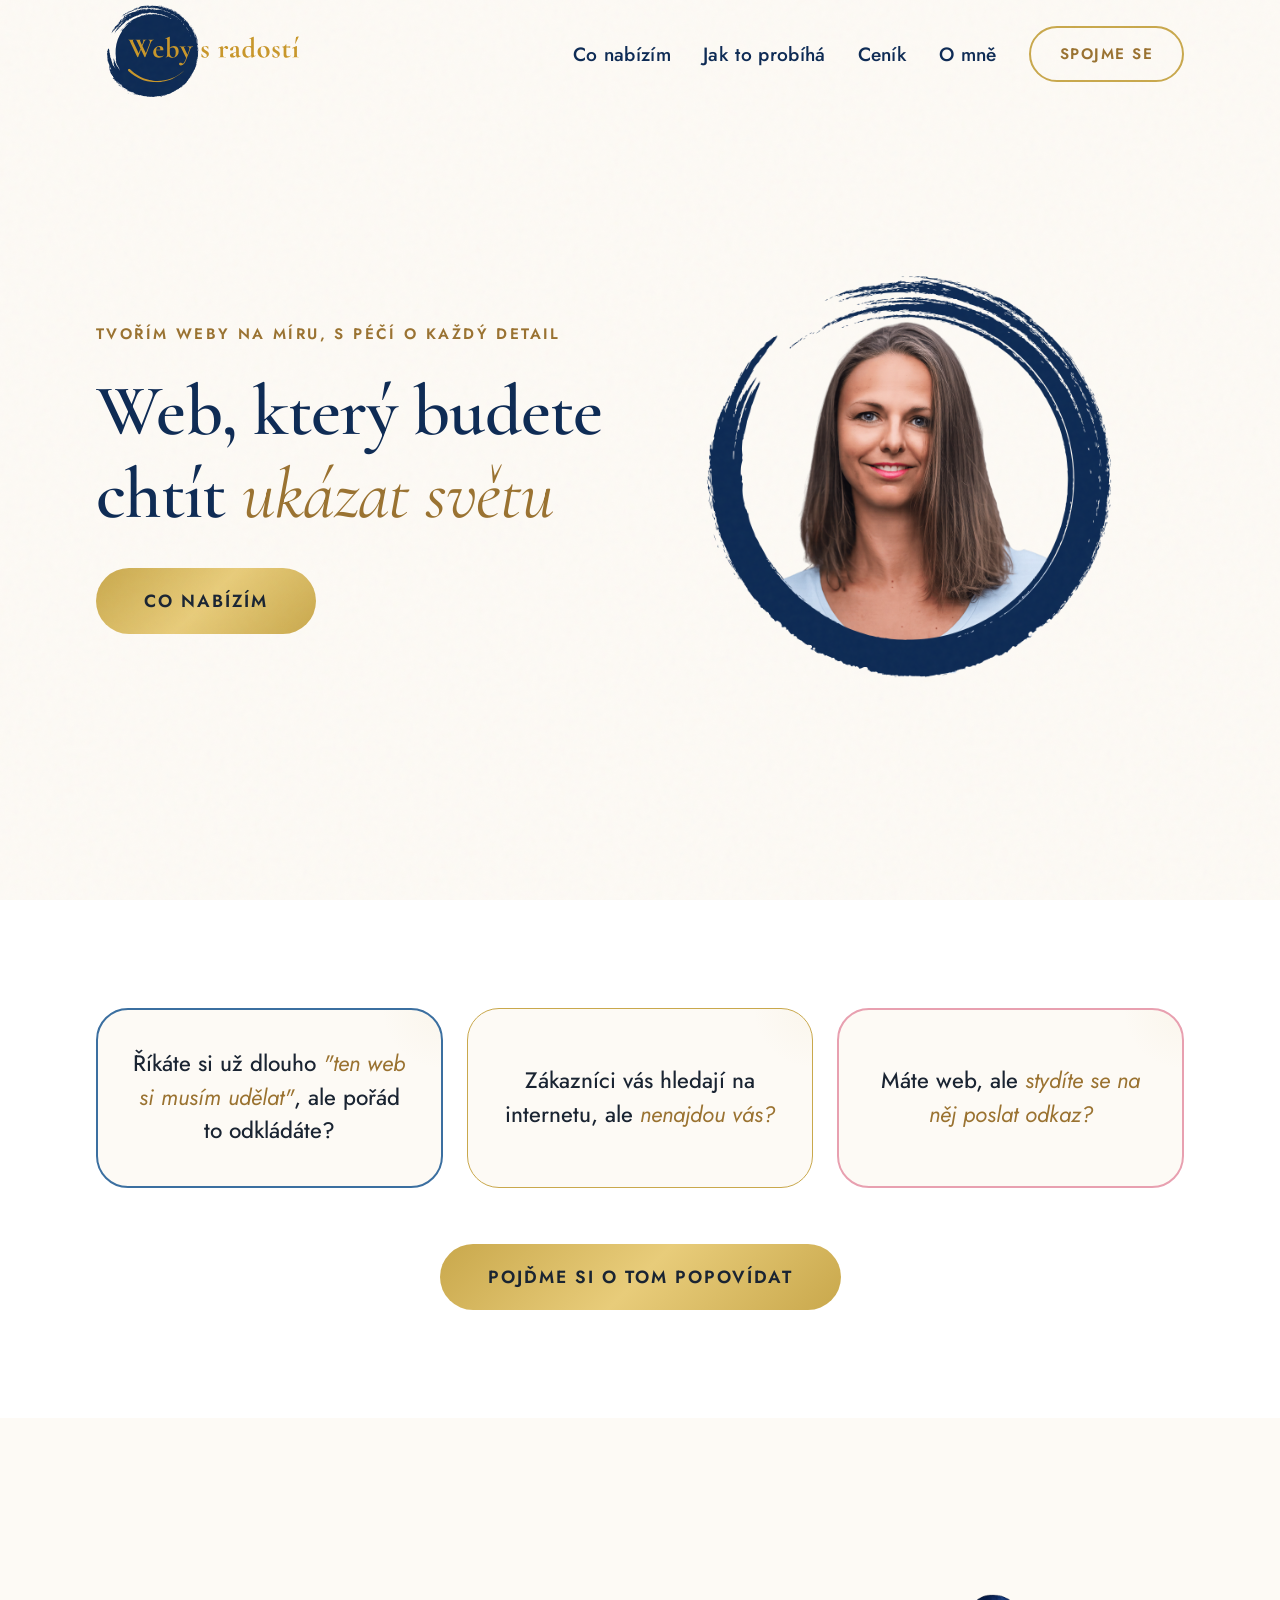
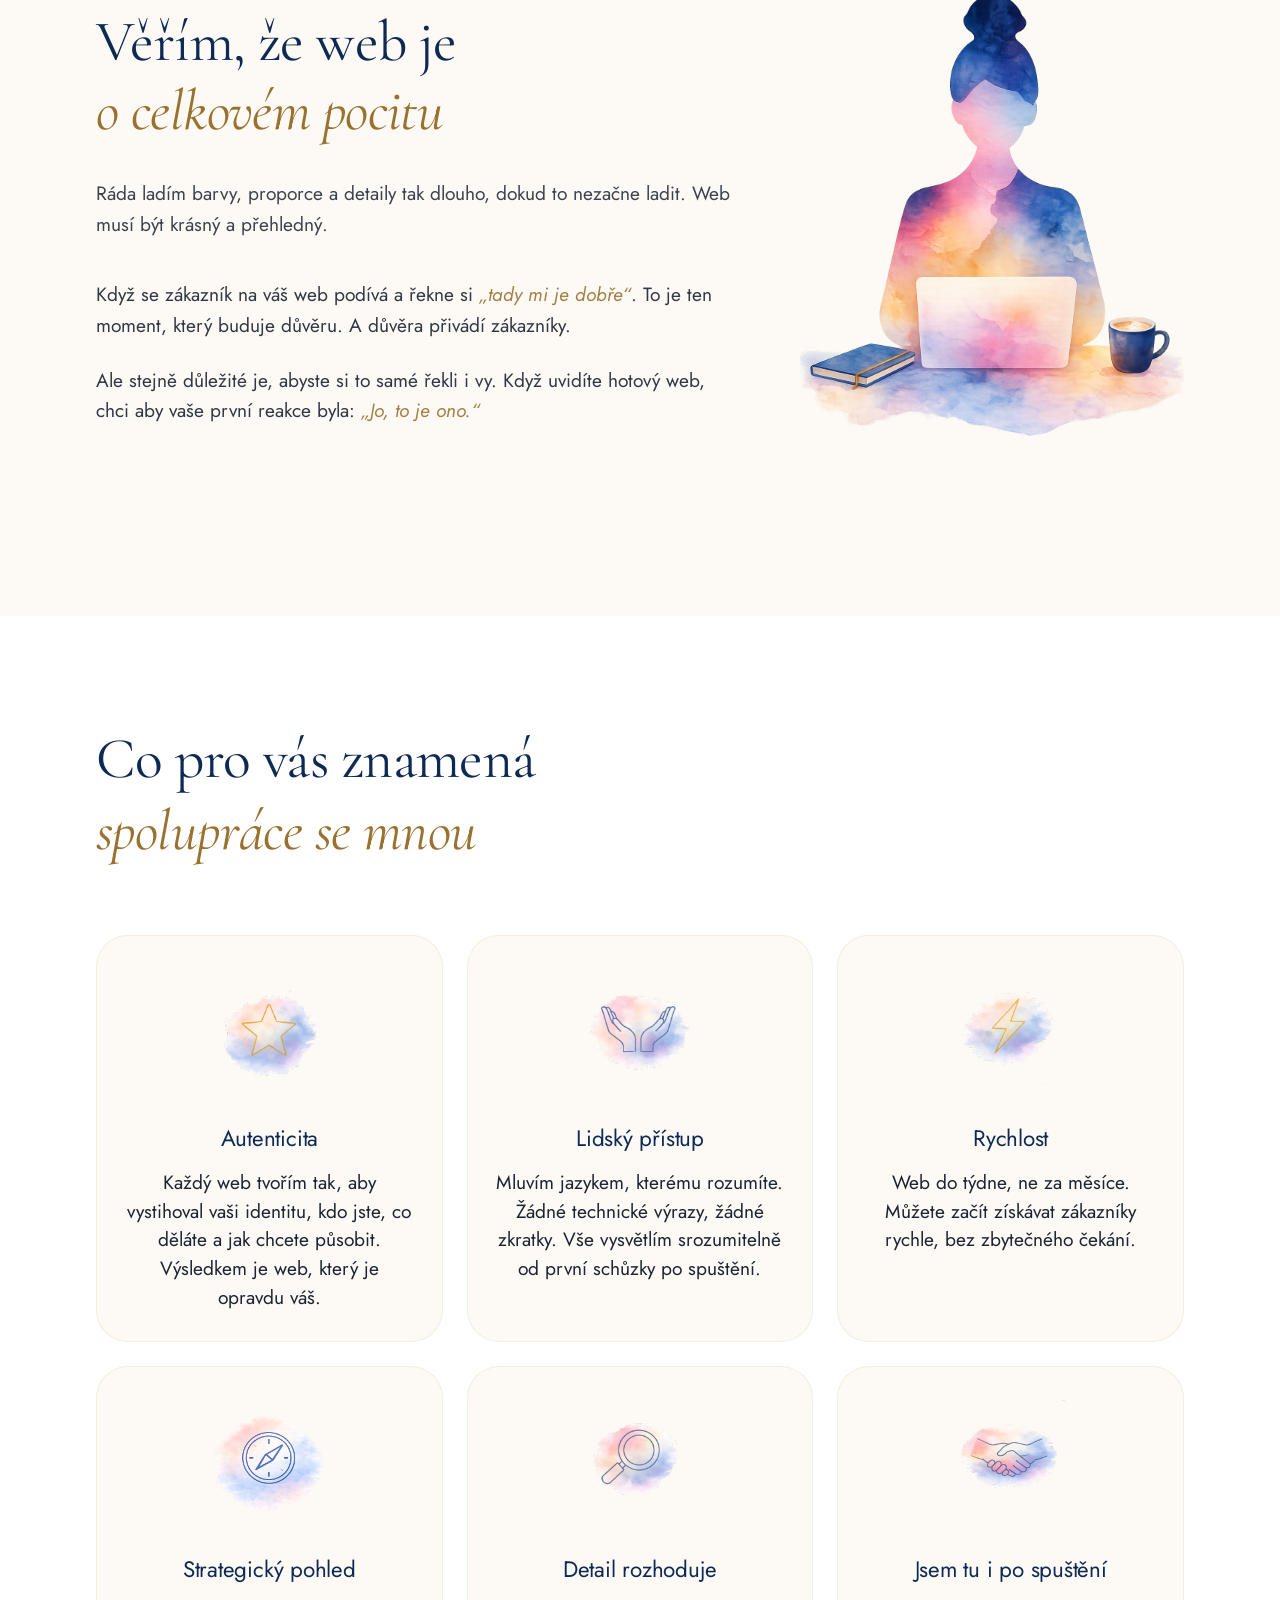
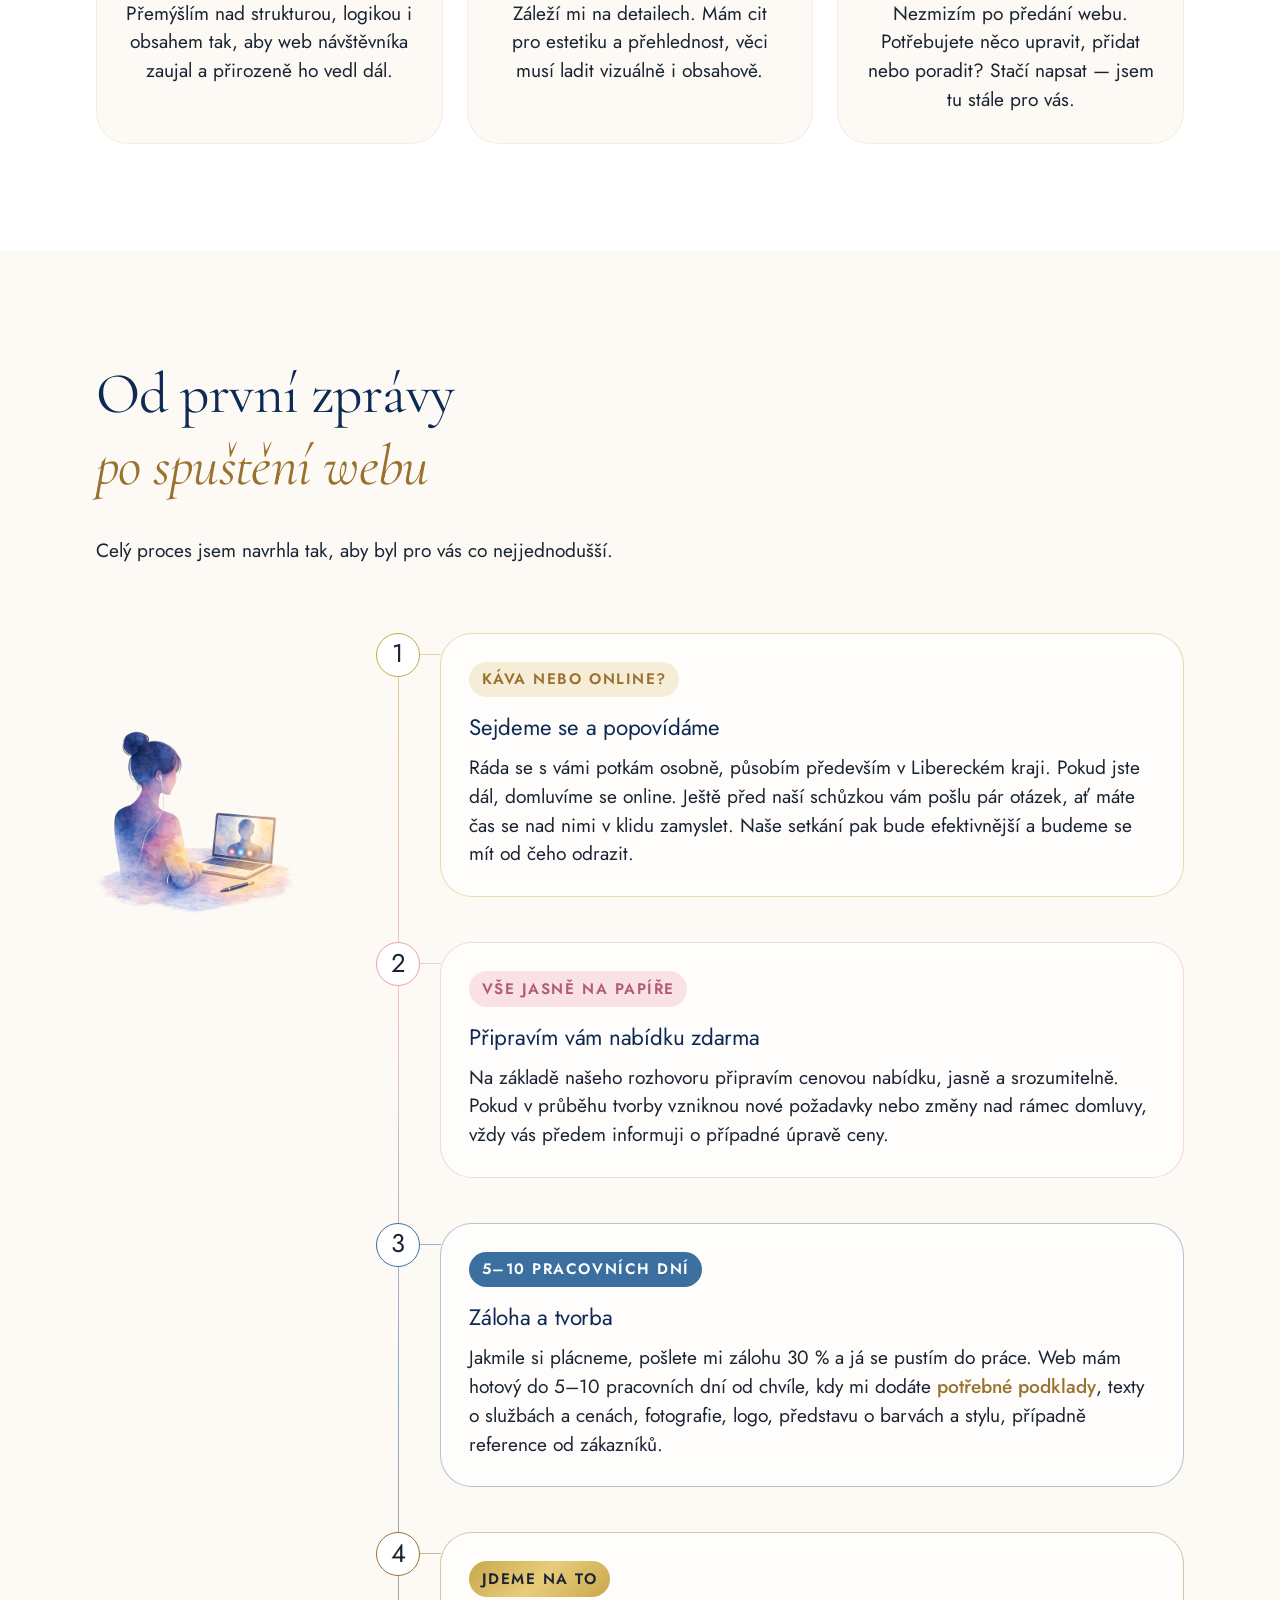
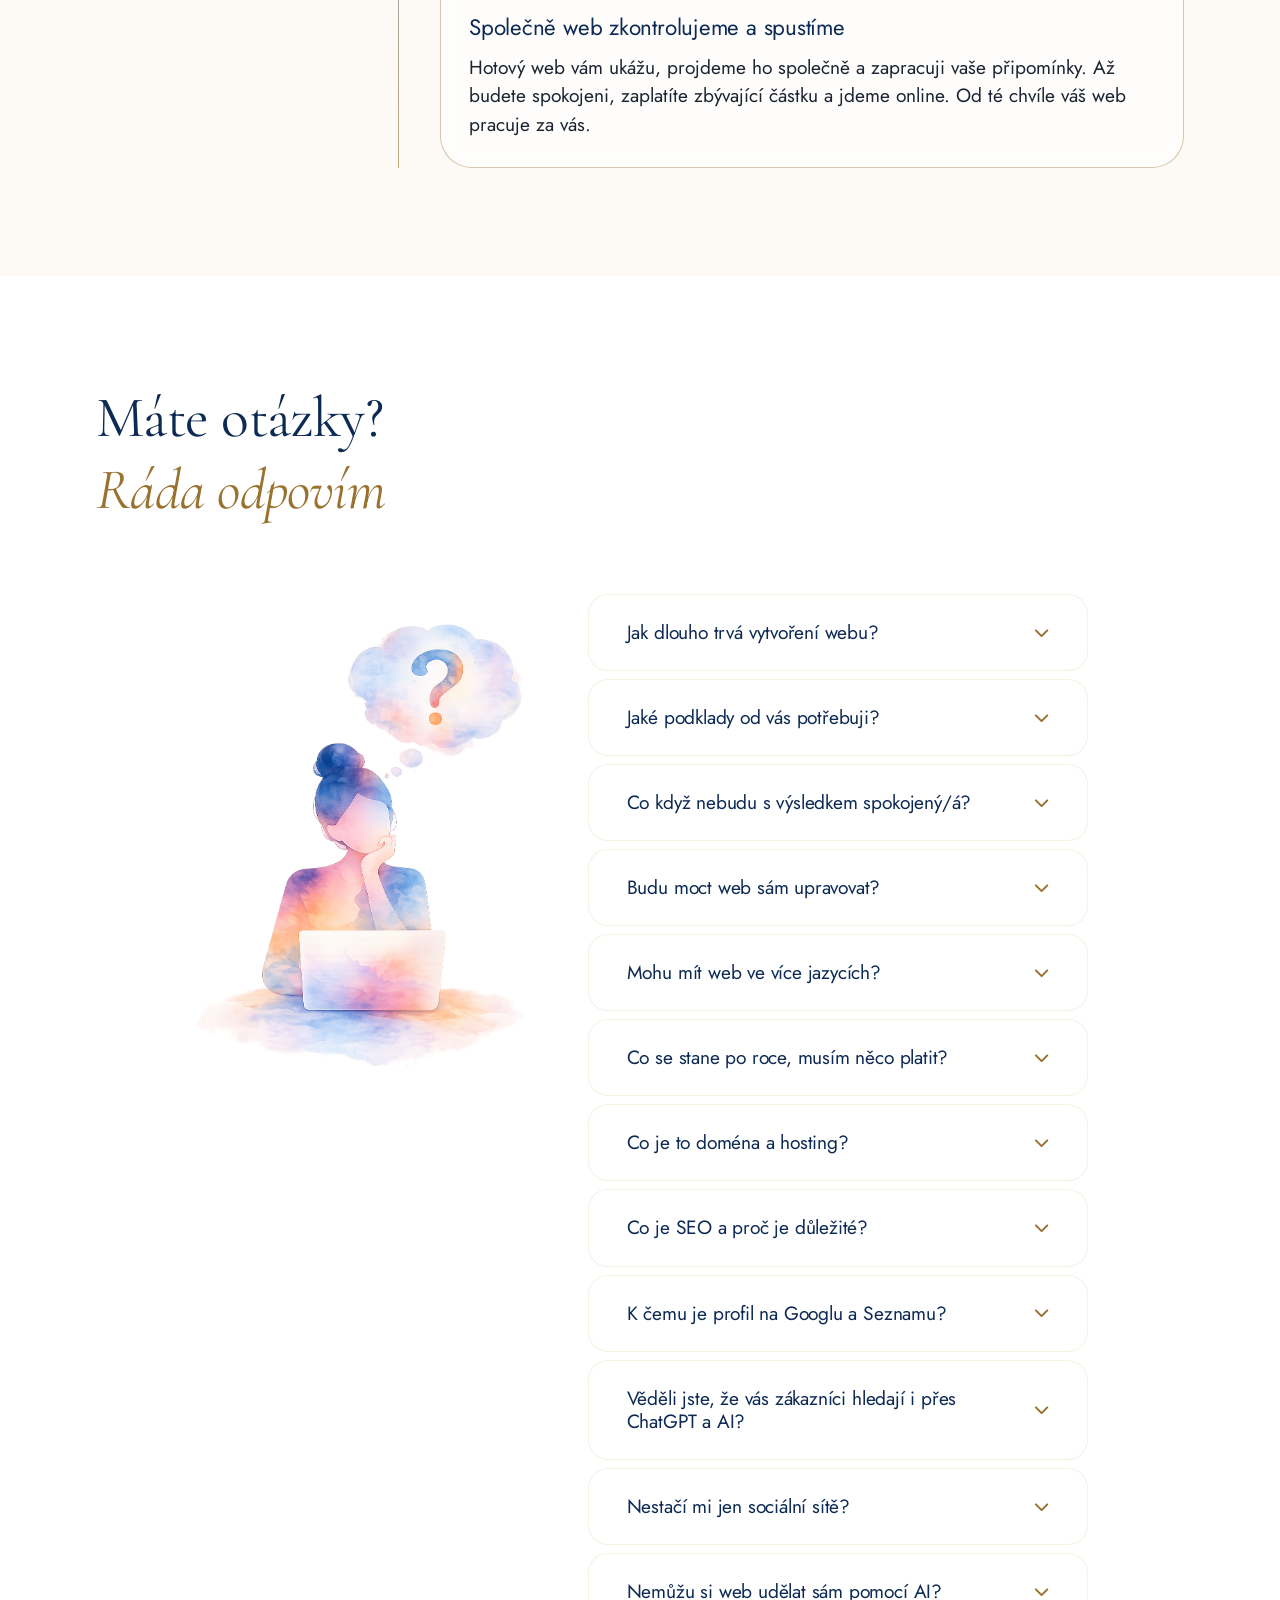
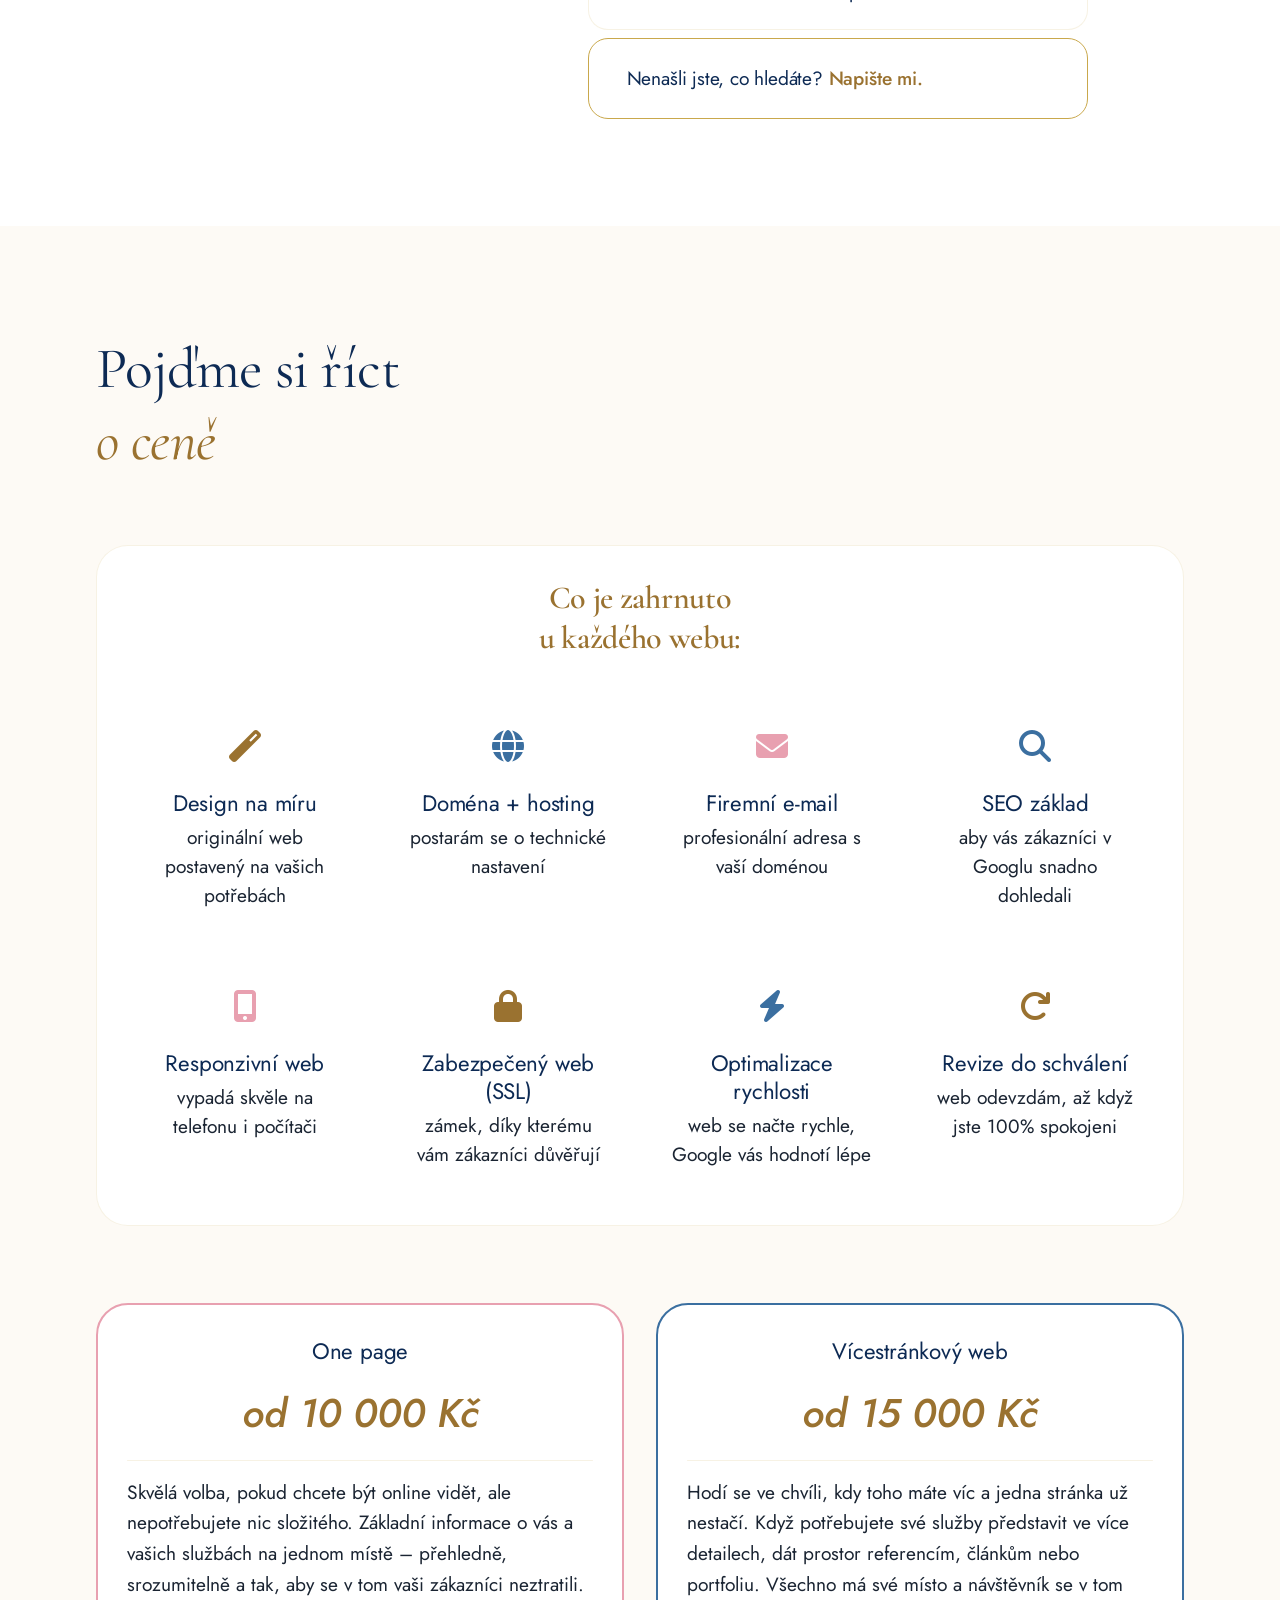
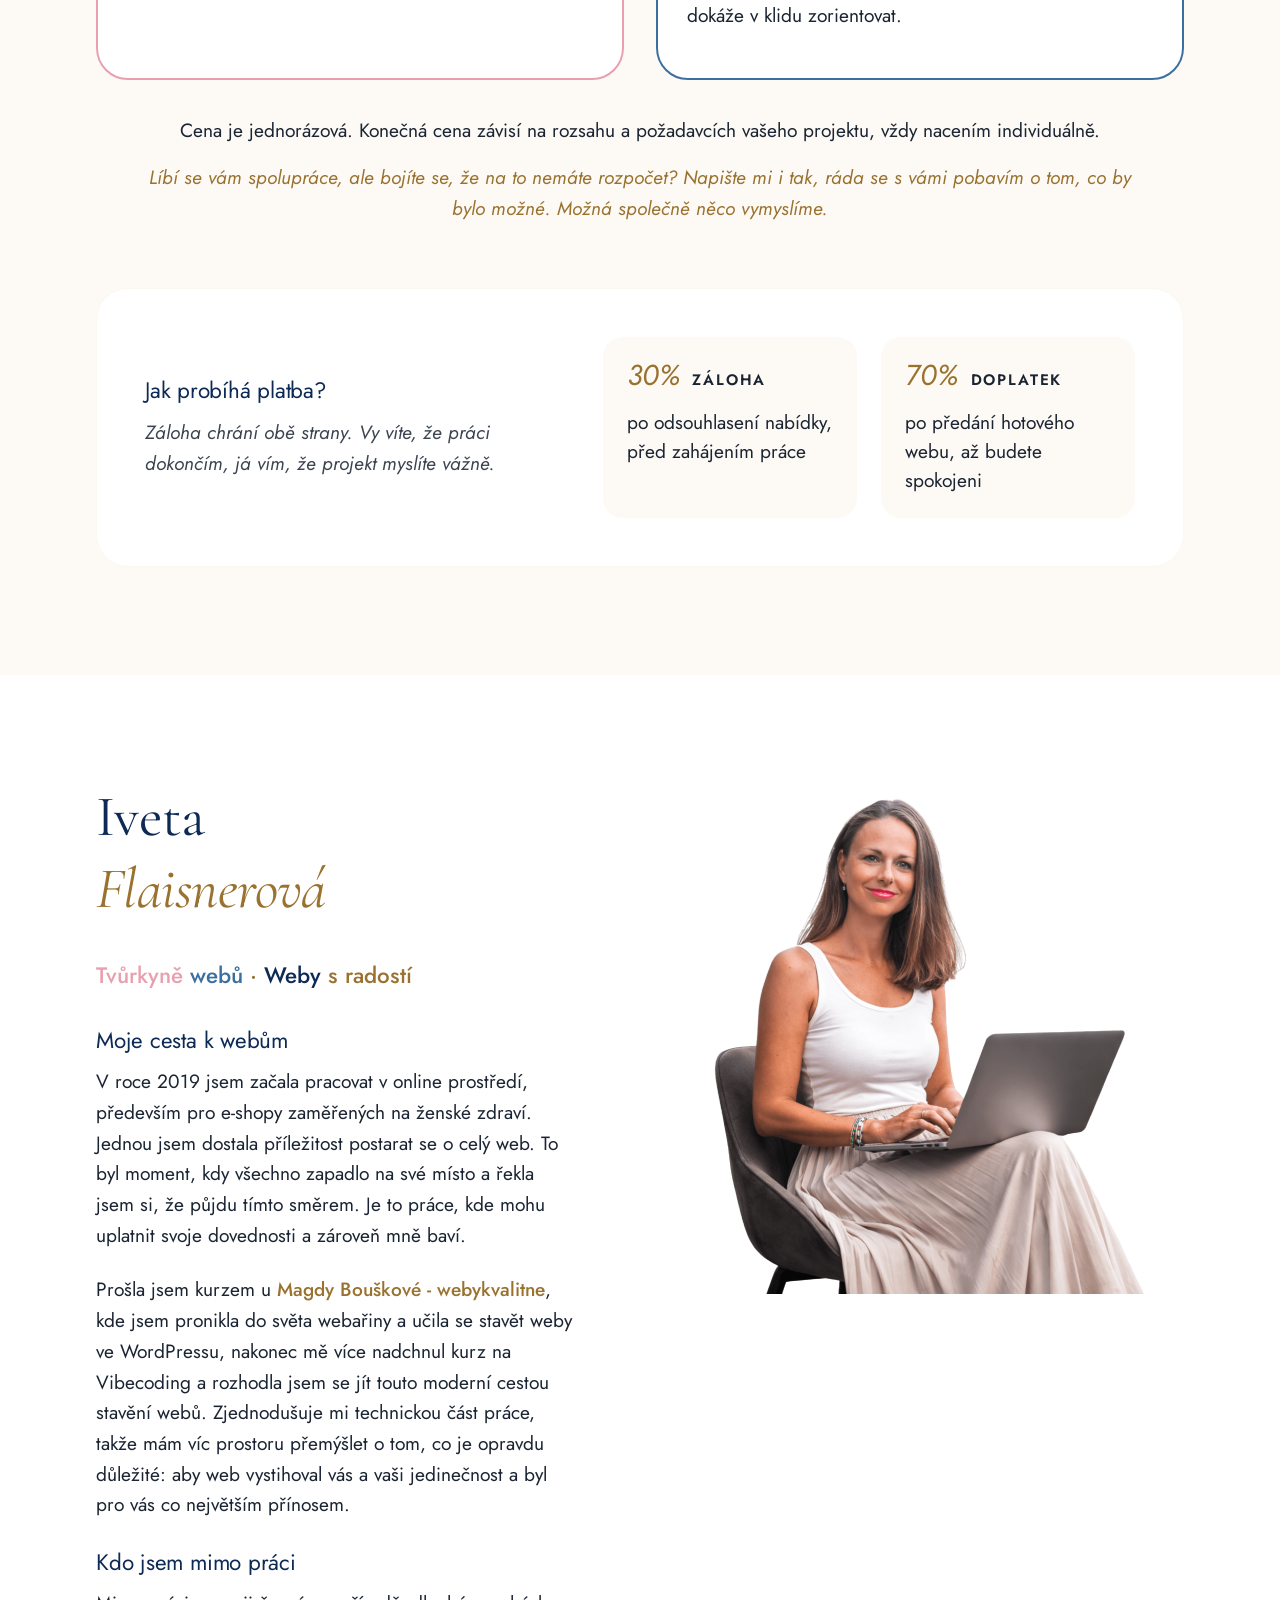
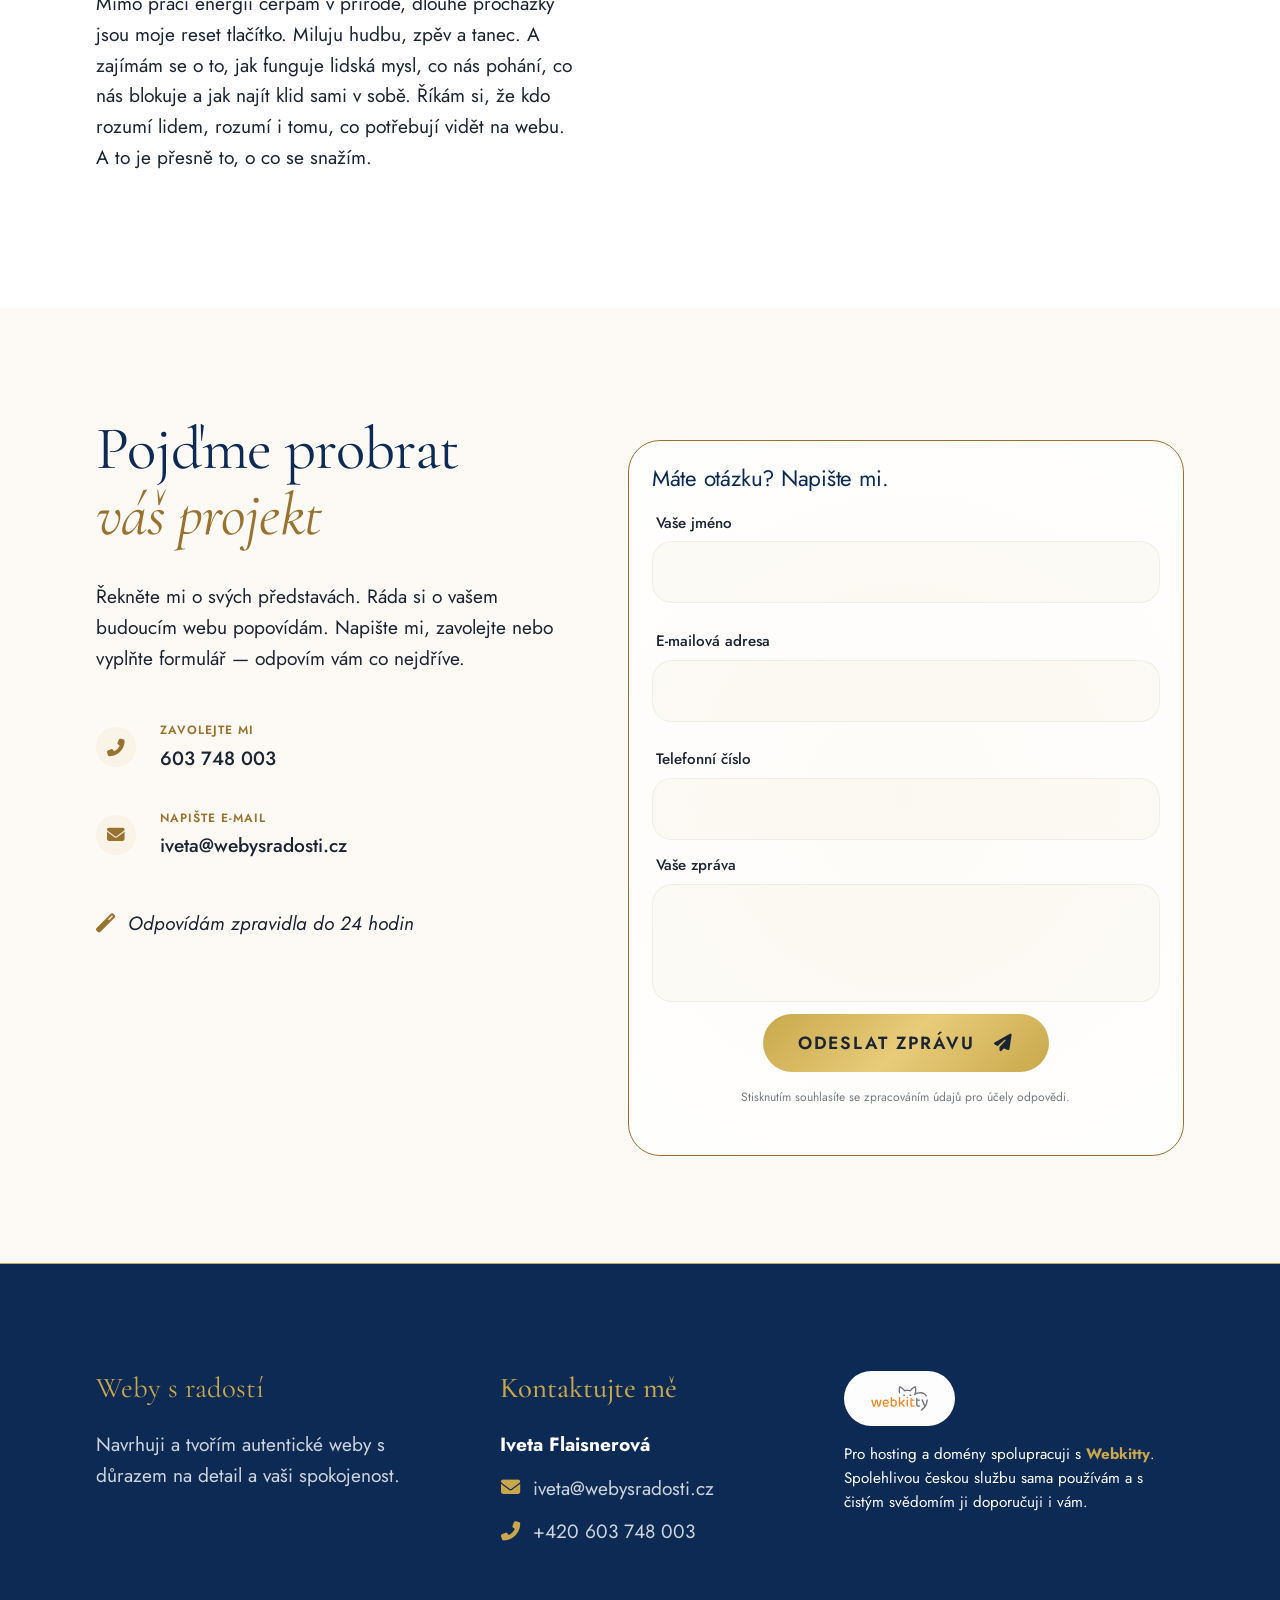
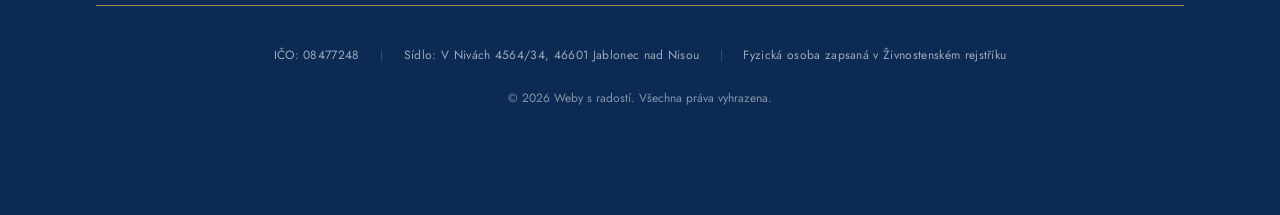
<file: index.html>
<!DOCTYPE html>
<html lang="cs">

<head>
    <meta charset="UTF-8">
    <meta name="viewport" content="width=device-width, initial-scale=1.0">
    <title>Web, který funguje i vypadá skvěle</title>
    <meta name="description"
        content="Chcete web, který zaujme a zároveň funguje? Pomáhám podnikatelům a malým firmám získat online prezentaci, na kterou budete rádi odkazovat.">
    <link rel="canonical" href="https://webysradosti.cz/">
    <link rel="icon" type="image/svg+xml" href="Obrázky/Weby%20s%20radostí%20favicon.svg">

    <!-- Fonts -->
    <link rel="preconnect" href="https://fonts.googleapis.com">
    <link rel="preconnect" href="https://fonts.gstatic.com" crossorigin>
    <link
        href="https://fonts.googleapis.com/css2?family=Cormorant+Garamond:ital,wght@0,400;0,600;0,700;1,400&family=Jost:ital,wght@0,300;0,400;0,500;0,600;0,700;1,300;1,400;1,500;1,600;1,700&display=swap"
        rel="stylesheet">

    <!-- Icons (Font Awesome) -->
    <link rel="stylesheet" href="https://cdnjs.cloudflare.com/ajax/libs/font-awesome/6.4.0/css/all.min.css">

    <!-- Styles -->
    <link rel="stylesheet" href="css/style.css?v=2.1">

    <!-- Open Graph Meta Tags -->
    <meta property="og:title" content="Weby s radostí | Weby tvořené s péčí a osobním přístupem">
    <meta property="og:description"
        content="Chcete web, který zaujme a zároveň funguje? Pomáhám podnikatelům a malým firmám získat online prezentaci, na kterou budete rádi odkazovat.">
    <meta property="og:type" content="website">
    <meta property="og:url" content="https://webysradosti.cz/">
    <meta property="og:image" content="https://webysradosti.cz/Obr%C3%A1zky/social-share.png">
    <meta property="og:image:width" content="1200">
    <meta property="og:image:height" content="630">
    <meta property="og:image:alt" content="Weby s radostí - Logo tvořivého webdesignu">

    <!-- Twitter Card Meta Tags -->
    <meta name="twitter:card" content="summary_large_image">
    <meta name="twitter:title" content="Weby s radostí | Weby tvořené s péčí a osobním přístupem">
    <meta name="twitter:description"
        content="Chcete web, který zaujme a zároveň funguje? Pomáhám podnikatelům a malým firmám získat online prezentaci, na kterou budete rádi odkazovat.">
    <meta name="twitter:image" content="https://webysradosti.cz/Obr%C3%A1zky/social-share.png">
    <meta name="seznam-wmt" content="2Ri2PCoKmH1NZXDr4kToIFmhV7Wqndme" />

    <!-- Structured Data (JSON-LD) -->
    <script type="application/ld+json">
    {
      "@context": "https://schema.org",
      "@type": "ProfessionalService",
      "name": "Weby s radostí",
      "image": "https://webysradosti.cz/Obrázky/Weby%20s%20radostí%20logo.svg",
      "url": "https://webysradosti.cz/",
      "telephone": "+420603748003",
      "priceRange": "$$",
      "address": {
        "@type": "PostalAddress",
        "streetAddress": "V Nivách 4564/34",
        "addressLocality": "Jablonec nad Nisou",
        "postalCode": "46601",
        "addressCountry": "CZ"
      },
      "geo": {
        "@type": "GeoCoordinates",
        "latitude": 50.724,
        "longitude": 15.172
      },
      "founder": {
        "@type": "Person",
        "name": "Iveta Flaisnerová"
      },
      "description": "Chcete web, který zaujme a zároveň funguje? Pomáhám podnikatelům a malým firmám získat online prezentaci, na kterou budete rádi odkazovat.",
      "sameAs": []
    }
    </script>
</head>

<body>

    <!-- Header / Navigace -->
    <header class="header">
        <div class="container header-inner">
            <a href="#" class="logo"><img src="Obrázky/Weby%20s%20radostí%20logo.svg" alt="Weby s radostí - Logo tvořivého webdesignu" width="200" height="80"></a>

            <nav class="nav">
                <ul class="nav-list">
                    <li><a href="#co-nabizim" class="nav-link">Co nabízím</a></li>
                    <li><a href="#jak-to-probiha" class="nav-link">Jak to probíhá</a></li>
                    <li><a href="#cenik" class="nav-link">Ceník</a></li>
                    <li><a href="#o-mne" class="nav-link">O mně</a></li>
                </ul>
                <a href="#spojme-se" class="btn btn-secondary">Spojme se</a>
            </nav>

            <button class="menu-toggle" aria-label="Otevřít menu">
                <i class="fas fa-bars"></i>
            </button>
        </div>
    </header>

    <main>
        <!-- Hero Sekce -->
        <section class="hero bg-cream" id="hero">
            <div class="container hero-inner">
                <div class="hero-content reveal">
                    <p class="hero-subtitle"><span class="mobile-block">TVOŘÍM WEBY NA MÍRU,</span> <span class="mobile-block">S PÉČÍ O KAŽDÝ DETAIL</span></p>
                    <h1 class="main-heading">Web, který budete<br>chtít <span class="italic-gold">ukázat světu</span>
                    </h1>
                    <div class="hero-actions">
                        <a href="#co-nabizim" class="btn btn-primary btn-large btn-tracked">Co nabízím</a>
                    </div>
                </div>

                <div class="hero-image-wrapper">
                    <img src="Obrázky/hero%20sekce%20aktual.png" alt="Iveta Flaisnerová - Tvůrkyně webů s radostí a citem pro detail"
                        class="hero-canva-right-img" width="600" height="600">
                </div>
            </div>
        </section>

        <!-- Sekce: Tohle možná znáte (Problém) -->
        <section class="section questions-section bg-light" id="co-nabizim">
            <div class="container questions-inner reveal">
                <div class="questions-grid">
                    <div class="question-card border-blue">
                        <p>Říkáte si už dlouho <span class="italic-gold">"ten web si musím udělat"</span>, ale pořád to odkládáte?</p>
                    </div>
                    <div class="question-card border-gold">
                        <p>Zákazníci vás hledají na internetu, ale <span class="italic-gold">nenajdou vás?</span></p>
                    </div>
                    <div class="question-card border-pink">
                        <p>Máte web, ale <span class="italic-gold">stydíte se na něj poslat odkaz?</span></p>
                    </div>
                </div>

                <div class="conclusion-cta-wrapper reveal fade-only">
                    <a href="#spojme-se" class="btn btn-primary btn-large btn-tracked">Pojďme si o tom popovídat</a>
                </div>
            </div>
        </section>

        <!-- Pocit / Přechodová sekce -->
        <section class="section feeling-section bg-cream">


            <div class="container">
                <div class="feeling-grid reveal">
                    <div class="feeling-content">
                        <h2>Věřím, že web je<br><span class="gold-italic">o celkovém pocitu</span></h2>
                        <p class="feeling-lead">Ráda ladím barvy, proporce a detaily tak dlouho, dokud to nezačne ladit. Web musí být krásný a přehledný.</p>
                        
                        <div class="feeling-details">
                            <p>Když se zákazník na váš web podívá a řekne si <span class="gold-italic">„tady mi je dobře“</span>. To je ten moment, který buduje důvěru. A důvěra přivádí zákazníky.</p>
                            <p>Ale stejně důležité je, abyste si to samé řekli i vy. Když uvidíte hotový web, chci aby vaše první reakce byla: <span class="gold-italic">„Jo, to je ono.“</span></p>
                        </div>
                    </div>
                    
                    <div class="feeling-visual">
                        <div class="visual-image">
                            <img src="Obrázky/ilsutrace do sekce problematika.png" 
                                 alt="Ilustrace k sekci pocitu z webu - Weby s radostí" 
                                 loading="lazy" width="450" height="560">
                        </div>
                    </div>
                </div>
            </div>
        </section>


        <!-- Proč Weby s radostí (Enhanced Bento) -->
        <section class="section proc-weby bg-light">
            <div class="container">
                <div class="section-header reveal">

                    <h2>Co pro vás znamená<br><em class="italic">spolupráce se mnou</em></h2>
                </div>

                <div class="bento-grid-modern">
                    <div class="bento-card bento-autenticita reveal">
                        <div class="bento-icon-wrapper">
                            <img src="Obrázky/ikony/autenticita.svg" alt="Ikona autenticity - Weby s radostí" class="bento-custom-icon" width="60" height="60" loading="lazy">
                        </div>
                        <div class="bento-info">
                            <h3>Autenticita</h3>
                            <p>Každý web tvořím tak, aby vystihoval vaši identitu, kdo jste, co děláte a jak chcete
                                působit. Výsledkem je web, který je opravdu váš.</p>
                        </div>
                    </div>

                    <div class="bento-card bento-lidsky reveal">
                        <div class="bento-icon-wrapper">
                            <img src="Obrázky/ikony/lidsky pristup.svg" alt="Ikona lidského přístupu - Weby s radostí" class="bento-custom-icon" width="60" height="60" loading="lazy">
                        </div>
                        <div class="bento-info">
                            <h3>Lidský přístup</h3>
                            <p>Mluvím jazykem, kterému rozumíte. Žádné technické výrazy, žádné zkratky. Vše vysvětlím
                                srozumitelně od první schůzky po spuštění.</p>
                        </div>
                    </div>

                    <div class="bento-card bento-rychlost reveal">
                        <div class="bento-icon-wrapper">
                            <img src="Obrázky/ikony/rychlost.svg" alt="Ikona rychlosti - Weby s radostí" class="bento-custom-icon" width="60" height="60" loading="lazy">
                        </div>
                        <div class="bento-info">
                            <h3>Rychlost</h3>
                            <p>Web do týdne, ne za měsíce. Můžete začít získávat zákazníky rychle, bez zbytečného
                                čekání.</p>
                        </div>
                    </div>

                    <div class="bento-card bento-strategie reveal">
                        <div class="bento-icon-wrapper">
                            <img src="Obrázky/ikony/Ikona strategicky pohled.png" alt="Ikona strategického pohledu - Weby s radostí" class="bento-custom-icon" width="60" height="60" loading="lazy">
                        </div>
                        <div class="bento-info">
                            <h3>Strategický pohled</h3>
                            <p>Přemýšlím nad strukturou, logikou i obsahem tak, aby web návštěvníka zaujal a přirozeně ho vedl dál.</p>
                        </div>
                    </div>

                    <div class="bento-card bento-detail reveal">
                        <div class="bento-icon-wrapper">
                            <img src="Obrázky/ikony/detail.svg" alt="Ikona pozornosti k detailům - Weby s radostí" class="bento-custom-icon" width="60" height="60" loading="lazy">
                        </div>
                        <div class="bento-info">
                            <h3>Detail rozhoduje</h3>
                            <p>Záleží mi na detailech. Mám cit pro estetiku a přehlednost, věci musí ladit vizuálně i obsahově.</p>
                        </div>
                    </div>

                    <div class="bento-card bento-po-spusteni reveal">
                        <div class="bento-icon-wrapper">
                            <img src="Obrázky/ikony/jsem tu i po.svg" alt="Ikona dlouhodobé spolupráce - Weby s radostí"
                                class="bento-custom-icon" width="60" height="60" loading="lazy">
                        </div>
                        <div class="bento-info">
                            <h3>Jsem tu i po spuštění</h3>
                            <p>Nezmizím po předání webu. Potřebujete něco upravit, přidat nebo poradit? Stačí napsat —
                                jsem tu stále pro vás.</p>
                        </div>
                    </div>
                </div>
            </div>
        </section>

        <!-- Jak to probíhá -->
        <section class="section proces" id="jak-to-probiha">
            <div class="container">
                <div class="section-header reveal">
                    <h2>Od první zprávy<br><em class="italic">po spuštění webu</em></h2>
                    <p>Celý proces jsem navrhla tak, aby byl pro vás co nejjednodušší.</p>
                </div>

                <div class="timeline">
                    <div class="timeline-side">
                        <div class="step-visual-side">
                            <img src="Obrázky/ilustrace sekce Jak to probiha.png" alt="Ilustrace k procesu tvorby webu krok za krokem"
                                loading="lazy" width="400" height="500">
                        </div>
                    </div>

                    <div class="timeline-main">
                        <div class="timeline-item step-1">
                            <div class="step-number">1</div>
                            <div class="step-content glass-card">
                                <div class="step-badge">Káva nebo online?</div>
                                <h3>Sejdeme se a popovídáme</h3>
                                <p>Ráda se s vámi potkám osobně, působím především v Libereckém kraji. Pokud jste dál,
                                    domluvíme se online. Ještě před naší schůzkou vám pošlu pár otázek, ať máte čas se
                                    nad nimi v klidu zamyslet. Naše setkání pak bude efektivnější a budeme se mít od
                                    čeho odrazit.</p>
                            </div>
                        </div>
                        <div class="timeline-item">
                            <div class="step-number">2</div>
                            <div class="step-content glass-card">
                                <div class="step-badge">Vše jasně na papíře</div>
                                <h3>Připravím vám nabídku zdarma</h3>
                                <p>Na základě našeho rozhovoru připravím cenovou nabídku, jasně a srozumitelně. Pokud v
                                    průběhu tvorby vzniknou nové požadavky nebo změny nad rámec domluvy, vždy vás předem
                                    informuji o případné úpravě ceny.</p>
                            </div>
                        </div>
                        <div class="timeline-item">
                            <div class="step-number">3</div>
                            <div class="step-content glass-card">
                                <div class="step-badge">5–10 pracovních dní</div>
                                <h3>Záloha a tvorba</h3>
                                <p>Jakmile si plácneme, pošlete mi zálohu 30 % a já se pustím do práce. Web mám hotový
                                    do 5–10 pracovních dní od chvíle, kdy mi dodáte <a href="#faq-podklady" class="inline-link">potřebné podklady</a>, texty o službách
                                    a cenách, fotografie, logo, představu o barvách a stylu, případně reference od
                                    zákazníků.</p>
                            </div>
                        </div>
                        <div class="timeline-item">
                            <div class="step-number">4</div>
                            <div class="step-content glass-card">
                                <div class="step-badge">Jdeme na to</div>
                                <h3>Společně web zkontrolujeme a spustíme</h3>
                                <p>Hotový web vám ukážu, projdeme ho společně a zapracuji vaše připomínky. Až budete
                                    spokojeni, zaplatíte zbývající částku a jdeme online. Od té chvíle váš web pracuje
                                    za vás.</p>
                            </div>
                        </div>
                    </div>
                </div>
            </div>
        </section>

        <!-- Časté otázky -->
        <section class="section faq bg-light">
            <div class="container">
                <div class="section-header reveal">
                    <h2>Máte otázky?<br><em class="italic">Ráda odpovím</em></h2>

                </div>

                <div class="faq-modern reveal">
                    <div class="faq-visual">
                        <div class="faq-visual-content">
                            <img src="Obrázky/ilustrace do sekce FAQ.png" alt="Ilustrace k častým dotazům ohledně webdesignu" loading="lazy" width="400" height="500">
                        </div>
                    </div>

                    <div class="faq-questions">
                        <div class="accordion glass-card">
                            <div class="accordion-header">
                                <h3>Jak dlouho trvá vytvoření webu?</h3>
                                <i class="fas fa-chevron-down toggle-icon"></i>
                            </div>
                            <div class="accordion-content">
                                <p>Jednostránkový web zvládnu zpravidla do 5 pracovních dní, vícestránkový do 10 dní, a
                                    to od chvíle, kdy mi dodáte všechny potřebné podklady. Vždy vás předem informuji o
                                    přesném termínu.</p>
                            </div>
                        </div>

                        <div class="accordion glass-card" id="faq-podklady">
                            <div class="accordion-header">
                                <h3>Jaké podklady od vás potřebuji?</h3>
                                <i class="fas fa-chevron-down toggle-icon"></i>
                            </div>
                            <div class="accordion-content">
                                <p>Texty píšete vy, vy svoji práci znáte nejlépe. Nemusí být dokonalé, stačí je napsat
                                    tak, jako byste to říkali kamarádovi. Já pak upravím jejich strukturu tak, aby byly
                                    na webu přehledné a srozumitelné. Pokud si s texty nevíte rady, mohu vás propojit s
                                    copywriterkou, se kterou dlouhodobě spolupracuji.</p>
                                <p style="margin-top:0.5rem">Dále budu potřebovat: fotografie, logo, představu o barvách
                                    a stylu, texty o službách a cenách a případně reference od zákazníků.</p>
                                <p style="margin-top:0.5rem">S fotkami pomohu, pokud nemáte vlastní, použijeme kvalitní
                                    profesionální fotografie zdarma.</p>
                                <div class="faq-tip">
                                    <i class="far fa-lightbulb"></i>
                                    <p>Před naší schůzkou vám pošlu pár otázek, ať máte čas se nad nimi v klidu
                                        zamyslet. Budeme se mít od čeho odrazit.</p>
                                </div>
                            </div>
                        </div>

                        <div class="accordion glass-card">
                            <div class="accordion-header">
                                <h3>Co když nebudu s výsledkem spokojený/á?</h3>
                                <i class="fas fa-chevron-down toggle-icon"></i>
                            </div>
                            <div class="accordion-content">
                                <p>Web odevzdám až tehdy, kdy budete spokojeni. Součástí každé zakázky jsou revize,
                                    nikdy nespustíme nic, s čím nebudete stoprocentně spokojeni. Doplatek hradíte až po
                                    předání hotového webu.</p>
                            </div>
                        </div>

                        <div class="accordion glass-card">
                            <div class="accordion-header">
                                <h3>Budu moct web sám upravovat?</h3>
                                <i class="fas fa-chevron-down toggle-icon"></i>
                            </div>
                            <div class="accordion-content">
                                <p>Ano.</p>
                                <p style="margin-top:0.5rem">Pro drobné úpravy textů vám doporučím jednoduchý editor. Naučím vás ho používat, zvládne ho každý.</p>
                                <p style="margin-top:0.5rem">Pokud budete chtít větší změny, jako přidání nových sekcí nebo úpravy designu, stačí mi napsat. Změny nacením individuálně dle časové náročnosti.</p>
                            </div>
                        </div>

                        <div class="accordion glass-card">
                            <div class="accordion-header">
                                <h3>Mohu mít web ve více jazycích?</h3>
                                <i class="fas fa-chevron-down toggle-icon"></i>
                            </div>
                            <div class="accordion-content">
                                <p>Ano, vícejazyčný web je možný. Překlad textů zařídím za vás, technické nastavení
                                    vícejazyčné verze také. Vícejazyčný web je součástí individuální nabídky, napište mi
                                    a probereme detaily.</p>
                            </div>
                        </div>

                        <div class="accordion glass-card">
                            <div class="accordion-header">
                                <h3>Co se stane po roce, musím něco platit?</h3>
                                <i class="fas fa-chevron-down toggle-icon"></i>
                            </div>
                            <div class="accordion-content">
                                <p>Doména a hosting se každý rok obnovují, roční poplatek hradíte přímo vy
                                    poskytovateli.</p>
                            </div>
                        </div>

                        <div class="accordion glass-card">
                            <div class="accordion-header">
                                <h3>Co je to doména a hosting?</h3>
                                <i class="fas fa-chevron-down toggle-icon"></i>
                            </div>
                            <div class="accordion-content">
                                <p>Doména je vaše adresa na internetu, např. vasefirma.cz. Hosting je "místo", kde web
                                    fyzicky sídlí. Registraci a nastavení obojího zařídím za vás, roční poplatek za
                                    provoz pak hradíte vy přímo poskytovateli.</p>
                            </div>
                        </div>

                        <div class="accordion glass-card">
                            <div class="accordion-header">
                                <h3>Co je SEO a proč je důležité?</h3>
                                <i class="fas fa-chevron-down toggle-icon"></i>
                            </div>
                            <div class="accordion-content">
                                <p>SEO je způsob, jak nastavit web tak, aby ho Google snáze zobrazoval lidem, kteří
                                    hledají vaše služby. Bez správného SEO by váš web jednoduše nikdo nenašel, je to
                                    jako mít obchod bez cedule nade dveřmi. Základní SEO nastavení je součástí každého
                                    webu.</p>
                            </div>
                        </div>

                        <div class="accordion glass-card">
                            <div class="accordion-header">
                                <h3>K čemu je profil na Googlu a Seznamu?</h3>
                                <i class="fas fa-chevron-down toggle-icon"></i>
                            </div>
                            <div class="accordion-content">
                                <p>Když někdo hledá vaši službu "v okolí", zobrazí se mu váš profil s adresou, telefonem
                                    a hodnocením. Je to zcela zdarma a přivádí to zákazníky bez placené reklamy.</p>
                                <div class="faq-tip">
                                    <i class="far fa-lightbulb"></i>
                                    <p>Profily na Googlu a Seznamu jsou jednou z nejefektivnějších věcí, které pro svůj
                                        byznys můžete udělat zdarma.</p>
                                </div>
                            </div>
                        </div>

                        <div class="accordion glass-card">
                            <div class="accordion-header">
                                <h3>Věděli jste, že vás zákazníci hledají i přes ChatGPT a AI?</h3>
                                <i class="fas fa-chevron-down toggle-icon"></i>
                            </div>
                            <div class="accordion-content">
                                <p>Lidé dnes stále častěji hledají služby a firmy nejen přes Google, ale přímo v AI
                                    nástrojích jako ChatGPT, Gemini nebo Google AI. Ptají se "Doporuč mi dobrou
                                    kadeřnici v Liberci", a AI jim odpoví na základě toho, co najde na webu.</p>
                                <p style="margin-top:0.5rem">Proto každý web nastavím tak, aby byl správně čitelný nejen
                                    pro Google, ale i pro tyto moderní nástroje. Váš web bude připravený na způsob,
                                    jakým lidé hledají dnes i zítra.</p>
                            </div>
                        </div>

                        <div class="accordion glass-card">
                            <div class="accordion-header">
                                <h3>Nestačí mi jen sociální sítě?</h3>
                                <i class="fas fa-chevron-down toggle-icon"></i>
                            </div>
                            <div class="accordion-content">
                                <ul class="faq-list">
                                    <li><strong>Google vás na sítích nenajde</strong>, zákazníci hledající přes Google
                                        se na Instagram nebo Facebook nedostanou.</li>
                                    <li><strong>Web budí důvěru</strong>, vlastní web působí profesionálněji než odkaz
                                        na Facebook.</li>
                                    <li><strong>Web pracuje 24/7</strong>, na sítích musíte neustále přidávat obsah, web
                                        funguje i bez toho.</li>
                                </ul>
                            </div>
                        </div>

                        <div class="accordion glass-card">
                            <div class="accordion-header">
                                <h3>Nemůžu si web udělat sám pomocí AI?</h3>
                                <i class="fas fa-chevron-down toggle-icon"></i>
                            </div>
                            <div class="accordion-content">
                                <p>Můžete. AI nástroje jsou dnes skutečně výkonné. Sama je při tvorbě webů využívám. Ale
                                    je tu pár věcí, které stojí za to vědět:</p>
                                <ul class="faq-list">
                                    <li>Nestačí jen zadat prompt, aby web vypadal profesionálně a fungoval správně, je
                                        potřeba vědět co zadávat, jak to upravit a na co si dát pozor.</li>
                                    <li>Technické nastavení zabere čas — doména, hosting, e-mail, SEO, zabezpečení,
                                        rychlost — každá věc zvlášť vyžaduje znalosti a čas.</li>
                                    <li>Výsledek sami neuvidíte objektivně — zkušený webař ví, co zákazníka přesvědčí.
                                    </li>
                                    <li>Váš čas má hodnotu — hodiny strávené nad webem jsou hodiny, kdy jste nedělali
                                        svoji práci — tu, která vás živí.</li>
                                </ul>
                                <div class="faq-tip">
                                    <i class="fas fa-wand-magic-sparkles"></i>
                                    <p>Web v AI udělat lze. Ale udělat ho dobře je jiná písnička.</p>
                                </div>
                            </div>
                        </div>
                        <div class="accordion glass-card reveal">
                            <div class="accordion-header" style="cursor: default;">
                                <h3 style="line-height: 1.4;">Nenašli jste, co hledáte? <a href="#spojme-se" class="gold-link">Napište mi.</a></h3>
                            </div>
                        </div>
                    </div>
                </div>
            </div>
        </section>

        <!-- Ceník -->
        <section class="section cenik" id="cenik">
            <div class="container">
                <div class="section-header reveal">
                    <h2>Pojďme si říct<br><em class="italic">o ceně</em></h2>
                </div>

                <div class="pricing-included-modern reveal">
                    <h3>Co je zahrnuto<br>u každého webu:</h3>
                    <div class="included-grid">
                        <div class="included-item">
                            <i class="fas fa-magic icon-gold"></i>
                            <div class="included-content">
                                <h4>Design na míru</h4>
                                <p>originální web postavený na vašich potřebách</p>
                            </div>
                        </div>
                        <div class="included-item">
                            <i class="fas fa-globe icon-blue"></i>
                            <div class="included-content">
                                <h4>Doména + hosting</h4>
                                <p>postarám se o technické nastavení</p>
                            </div>
                        </div>
                        <div class="included-item">
                            <i class="fas fa-envelope icon-pink"></i>
                            <div class="included-content">
                                <h4>Firemní e-mail</h4>
                                <p>profesionální adresa s vaší doménou</p>
                            </div>
                        </div>
                        <div class="included-item">
                            <i class="fas fa-search icon-blue"></i>
                            <div class="included-content">
                                <h4>SEO základ</h4>
                                <p>aby vás zákazníci v Googlu snadno dohledali</p>
                            </div>
                        </div>
                        <div class="included-item">
                            <i class="fas fa-mobile-alt icon-pink"></i>
                            <div class="included-content">
                                <h4>Responzivní web</h4>
                                <p>vypadá skvěle na telefonu i počítači</p>
                            </div>
                        </div>
                        <div class="included-item">
                            <i class="fas fa-lock icon-gold"></i>
                            <div class="included-content">
                                <h4>Zabezpečený web (SSL)</h4>
                                <p>zámek, díky kterému vám zákazníci důvěřují</p>
                            </div>
                        </div>
                        <div class="included-item">
                            <i class="fas fa-bolt icon-blue"></i>
                            <div class="included-content">
                                <h4>Optimalizace rychlosti</h4>
                                <p>web se načte rychle, Google vás hodnotí lépe</p>
                            </div>
                        </div>
                        <div class="included-item">
                            <i class="fas fa-redo icon-gold"></i>
                            <div class="included-content">
                                <h4>Revize do schválení</h4>
                                <p>web odevzdám, až když jste 100% spokojeni</p>
                            </div>
                        </div>
                    </div>
                </div>

                <div class="pricing-modern reveal">
                    <div class="pricing-card-modern card-pink">
                        <div class="card-head">
                            <h3>One page</h3>
                            <div class="price">od 10 000 Kč</div>
                            <p>Skvělá volba, pokud chcete být online vidět, ale nepotřebujete nic složitého. Základní informace o vás a vašich službách na jednom místě – přehledně, srozumitelně a tak, aby se v tom vaši zákazníci neztratili.</p>
                        </div>
                    </div>

                    <div class="pricing-card-modern card-blue">
                        <div class="card-head">
                            <h3>Vícestránkový web</h3>
                            <div class="price">od 15 000 Kč</div>
                            <p>Hodí se ve chvíli, kdy toho máte víc a jedna stránka už nestačí. Když potřebujete své služby představit ve více detailech, dát prostor referencím, článkům nebo portfoliu. Všechno má své místo a návštěvník se v tom dokáže v klidu zorientovat.</p>
                        </div>
                    </div>
                </div>

                <div class="pricing-subtext reveal">
                    <p class="price-notice">Cena je jednorázová. Konečná cena závisí na rozsahu a požadavcích vašeho projektu, vždy nacením individuálně.</p>
                    <p class="price-gold-invite">Líbí se vám spolupráce, ale bojíte se, že na to nemáte rozpočet? Napište mi i tak, ráda se s vámi pobavím o tom, co by bylo možné. Možná společně něco vymyslíme.</p>
                </div>

                <div class="pricing-card-unified reveal">
                    <div class="payment-content-final">
                        <div class="payment-info-final">
                            <h3 class="payment-title-final">Jak probíhá platba?</h3>
                            <p class="payment-subtext-final">Záloha chrání obě strany. Vy víte, že práci dokončím, já vím, že projekt myslíte vážně.</p>
                        </div>
                        
                        <div class="payment-cards-final">
                            <div class="payment-item-final">
                                <div class="payment-item-head">
                                    <span class="payment-item-pct">30%</span>
                                    <span class="payment-item-label">ZÁLOHA</span>
                                </div>
                                <p>po odsouhlasení nabídky, před zahájením práce</p>
                            </div>
                            
                            <div class="payment-item-final">
                                <div class="payment-item-head">
                                    <span class="payment-item-pct">70%</span>
                                    <span class="payment-item-label">DOPLATEK</span>
                                </div>
                                <p>po předání hotového webu, až budete spokojeni</p>
                            </div>
                        </div>
                    </div>
                </div>
            </div>
        </section>

        <!-- O mně -->
        <section class="section omne bg-light" id="o-mne">
            <div class="container">
                <div class="omne-overlap-layout reveal">
                    <div class="omne-text">
                        <h2>Iveta<br><em class="italic">Flaisnerová</em></h2>
                        <p class="subtitle"><span style="color: var(--pink)">Tvůrkyně</span> <span style="color: var(--blue)">webů</span> <span style="color: var(--gold-dark)">·</span> <span style="color: var(--blue-dark)">Weby</span> <span style="color: var(--gold-dark)">s radostí</span></p>
                        <div class="omne-image-mobile">
                            <img src="Obrázky/O%20mne.png" alt="Iveta Flaisnerová - Portrét tvůrkyně Webů s radostí" class="rounded-image" loading="lazy" width="500" height="600">
                        </div>
                        <div class="about-content">
                            <div class="about-story">
                                <h3>Moje cesta k webům</h3>
                                <p>V roce 2019 jsem začala pracovat v online prostředí, především pro e-shopy
                                    zaměřených na ženské zdraví. Jednou jsem dostala příležitost postarat se o celý web.
                                    To byl moment, kdy všechno zapadlo na své místo a řekla jsem si, že půjdu tímto
                                    směrem. Je to práce, kde mohu uplatnit svoje dovednosti a zároveň mně baví.</p>
                                <p>Prošla jsem kurzem u <a href="https://webykvalitne.cz/" target="_blank" class="inline-link">Magdy Bouškové - webykvalitne</a>, kde jsem pronikla do světa webařiny a učila se stavět weby ve WordPressu, nakonec mě více nadchnul kurz na Vibecoding a rozhodla jsem se jít touto moderní cestou stavění webů. Zjednodušuje mi technickou část práce, takže mám víc prostoru přemýšlet o tom, co je opravdu důležité: aby web vystihoval vás a vaši jedinečnost a byl pro vás co největším přínosem.</p>
                            </div>
                            <div class="about-story">
                                <h3>Kdo jsem mimo práci</h3>
                                <p>Mimo práci energii čerpám v přírodě, dlouhé procházky jsou moje reset tlačítko.
                                    Miluju hudbu, zpěv a tanec. A zajímám se o to, jak funguje lidská mysl, co nás
                                    pohání, co nás blokuje a jak najít klid sami v sobě. Říkám si, že kdo rozumí lidem,
                                    rozumí i tomu, co potřebují vidět na webu. A to je přesně to, o co se snažím.</p>
                            </div>
                        </div>
                    </div>
                    <div class="omne-image">
                        <img src="Obrázky/O%20mne.png" alt="Iveta Flaisnerová - Portrét tvůrkyně Webů s radostí" class="rounded-image" loading="lazy" width="500" height="600">
                    </div>
                </div>
            </div>
        </section>

        <!-- Kontakt -->
        <section class="section kontakt-premium bg-cream" id="spojme-se">
            <div class="container reveal">
                <div class="contact-wrapper">
                    <div class="contact-intro">
                        <h2>Pojďme probrat<br><em class="italic">váš projekt</em></h2>
                        <p>Řekněte mi o svých představách. Ráda si o vašem budoucím webu popovídám. Napište mi, zavolejte nebo vyplňte formulář — odpovím vám co nejdříve.</p>

                        <div class="contact-channels">
                            <a href="tel:+420603748003" class="channel-item">
                                <div class="channel-icon">
                                    <i class="fas fa-phone-alt"></i>
                                </div>
                                <div class="channel-info">
                                    <span class="label">Zavolejte mi</span>
                                    <span class="value">603 748 003</span>
                                </div>
                            </a>

                            <a href="mailto:iveta@webysradosti.cz" class="channel-item">
                                <div class="channel-icon">
                                    <i class="fas fa-envelope"></i>
                                </div>
                                <div class="channel-info">
                                    <span class="label">Napište e-mail</span>
                                    <span class="value">iveta@webysradosti.cz</span>
                                </div>
                            </a>
                        </div>

                        <div class="contact-trust-tag">
                            <i class="fas fa-magic"></i>
                            <p>Odpovídám zpravidla do 24 hodin</p>
                        </div>
                    </div>

                    <div class="contact-form-glass reveal">
                        <div class="form-header">
                            <h3>Máte otázku? Napište mi.</h3>
                        </div>

                        <form id="contact-form" action="https://formspree.io/f/mjganjeo" method="POST"
                            class="form-modern">

                            <div class="form-grid">
                                <div class="form-input-group">
                                    <label for="jmeno">Vaše jméno</label>
                                    <input type="text" id="jmeno" name="jmeno" required>
                                </div>

                                <div class="form-input-group">
                                    <label for="email">E-mailová adresa</label>
                                    <input type="email" id="email" name="email" required>
                                </div>

                                <div class="form-input-group">
                                    <label for="telefon">Telefonní číslo</label>
                                    <input type="tel" id="telefon" name="telefon" required>
                                </div>
                            </div>

                            <div class="form-input-group full-width">
                                <label for="zprava">Vaše zpráva</label>
                                <textarea id="zprava" name="zprava" rows="3" required></textarea>
                            </div>

                            <button type="submit" id="submit-btn" class="btn btn-primary btn-glow">
                                <span class="btn-text">Odeslat zprávu</span> <i class="fas fa-paper-plane"></i>
                            </button>

                            <p class="form-footer-note">Stisknutím souhlasíte se zpracováním údajů pro účely odpovědi.</p>
                        </form>

                        <div id="form-message-success" class="form-message success" style="display:none">
                            <div class="message-text">
                                <div class="message-icon-gold"><i class="fas fa-check"></i></div>
                                <h3>Děkuji za váš zájem</h3>
                                <p>Ozvu se vám co nejdříve.</p>
                            </div>
                        </div>

                        <div id="form-message-error" class="form-message error" style="display:none">
                            <div class="message-icon"><i class="fas fa-exclamation-circle"></i></div>
                            <div class="message-text">
                                <h3>Něco se nepovedlo...</h3>
                                <p>Zkuste to prosím znovu za chvíli nebo mi napište přímo na e-mail.</p>
                                <button type="button" class="btn btn-secondary btn-sm"
                                    onclick="document.getElementById('form-message-error').style.display='none'; document.getElementById('contact-form').style.display='block';">Zkusit
                                    znovu</button>
                            </div>
                        </div>

                    </div>
                </div>
            </div>
        </section>
    </main>

    <footer class="footer">
        <div class="container footer-content">
            <div class="footer-grid">
                <div class="footer-brand reveal">
                    <div class="logo-footer">Weby s radostí</div>
                    <p class="footer-tagline">Navrhuji a tvořím autentické weby s důrazem na detail a vaši spokojenost.</p>
                </div>

                <div class="footer-info reveal">
                    <h4 class="footer-title">Kontaktujte mě</h4>
                    <div class="footer-details">
                        <p><strong>Iveta Flaisnerová</strong></p>
                        <p><i class="fas fa-envelope"></i> <a href="mailto:iveta@webysradosti.cz">iveta@webysradosti.cz</a></p>
                        <p><i class="fas fa-phone-alt"></i> <a href="tel:+420603748003">+420 603 748 003</a></p>
                    </div>
                </div>

                <div class="footer-webkitty reveal">
                    <a href="https://webkitty.cz" target="_blank" class="webkitty-link">
                        <img src="Obrázky/logo-webkitty.svg" alt="Webkitty - Partner pro domény a hosting" class="webkitty-logo" width="150" height="40" loading="lazy">
                    </a>
                    <p class="webkitty-text">
                        Pro hosting a domény spolupracuji s <a href="https://webkitty.cz" target="_blank"><strong>Webkitty</strong></a>. Spolehlivou českou službu sama používám a s čistým svědomím ji doporučuji i vám.
                    </p>
                </div>
            </div>

            <div class="footer-footer reveal">
                <div class="footer-divider"></div>
                <div class="footer-bottom-info">
                    <p>
                        <span class="footer-info-line">IČO: 08477248</span>
                        <span class="sep">|</span>
                        <span class="footer-info-line">Sídlo: V Nivách 4564/34, 46601 Jablonec nad Nisou</span>
                        <span class="sep">|</span>
                        <span class="footer-info-line">Fyzická osoba zapsaná v Živnostenském rejstříku</span>
                    </p>
                </div>
                <div class="footer-legal">
                    <p>&copy; <span id="current-year">2026</span> Weby s radostí. Všechna práva vyhrazena.</p>
                </div>
            </div>
        </div>
    </footer>

    <!-- Radostný průvodce (Scroll Tracker) -->
    <div class="scroll-guide" id="scrollGuide">
        <div class="scroll-track">
            <div class="scroll-dot" id="scrollDot">
                <span class="scroll-tooltip">Zpět nahoru</span>
            </div>
        </div>
    </div>



    <!-- Scripts -->
    <script src="js/script.js"></script>
</body>

</html>
</file>
<file: css/style.css>
/* CSS VARIABLES */
:root {
    --gold-primary: #C9A84C;
    --gold-gradient: linear-gradient(135deg, #C9A84C, #E8CC7A, #C9A84C);
    --gold-dark: #9A7230;
    --gold-light: #F5EDD6;
    --blue: #3B6FA0;
    --blue-dark: #0D2A54;
    --pink: #E8A0B0;
    --cream: #FDFAF5;
    --text-dark: #1A2432;
    --white: #ffffff;
    
    --font-heading: 'Cormorant Garamond', serif;
    --font-body: 'Jost', sans-serif;
    
    --radius-sm: 12px;
    --radius-md: 20px;
    --radius-lg: 32px;
    --radius-xl: 48px;
    
    /* Responsive Spacing - Reduced by 30% */
    --space-xs: clamp(0.35rem, 0.7vw, 0.5rem);
    --space-sm: clamp(0.7rem, 1.4vw, 1rem);
    --space-md: clamp(1.4rem, 2.8vw, 2.1rem);
    --space-lg: clamp(2.8rem, 5.6vw, 4.2rem);
    --space-xl: clamp(4.2rem, 8.4vw, 7rem);
    
    /* Glass Effect Variables */
    --glass-bg: rgba(255, 255, 255, 0.12);
    --glass-border: rgba(255, 255, 255, 0.18);
    --glass-shadow: none;

    /* Watercolor Gradient */
    --watercolor-gradient: linear-gradient(135deg, #E8A0B0 0%, #E8CC7A 50%, #3B6FA0 100%);

    /* Font Sizes - Increased by ~10% for better readability and unified */
    --text-xl: 1.4rem;    /* Large body / highlights (~22.4px) */
    --text-lg: 1.2rem;    /* Standard body text (~19.2px) */
    --text-base: 1.1rem;  /* UI text / secondary text (~17.6px) */
    --text-sm: 0.95rem;   /* Metadata / Small labels (~15.2px) */
    --text-xs: 0.75rem;   /* Legal / Footer fine print (~12px) */
    /* Border & Elevation */
    --border-soft: 1px solid rgba(201, 168, 76, 0.15);
    --border-medium: 1px solid rgba(201, 168, 76, 0.25);
    --border-accent: 1px solid var(--gold-primary);
}

/* NOISE TEXTURE OVERLAY */
body::before {
    content: "";
    position: fixed;
    top: 0;
    left: 0;
    width: 100vw;
    height: 100vh;
    opacity: 0.03;
    pointer-events: none;
    z-index: 9999;
    background-image: url("data:image/svg+xml,%3Csvg viewBox='0 0 200 200' xmlns='http://www.w3.org/2000/svg'%3E%3Cfilter id='noiseFilter'%3E%3CfeTurbulence type='fractalNoise' baseFrequency='0.65' numOctaves='3' stitchTiles='stitch'/%3E%3C/filter%3E%3Crect width='100%25' height='100%25' filter='url(%23noiseFilter)'/%3E%3C/svg%3E");
}

/* RESET */
*, *::before, *::after {
    box-sizing: border-box;
    margin: 0;
    padding: 0;
}

img {
    max-width: 100%;
    height: auto;
}

html {
    scroll-behavior: smooth;
    font-size: 16px; /* Base size */
}

body {
    font-family: var(--font-body);
    font-weight: 400;
    line-height: 1.6;
    color: var(--text-dark);
    background-color: var(--cream);
    overflow-x: hidden;
    -webkit-font-smoothing: antialiased;
}

/* TYPOGRAPHY */
h1, h2, h3, h4, h5, h6 {
    font-family: var(--font-heading);
    font-weight: 600;
    line-height: 1.25;
    margin-bottom: 2rem;
    color: #0d2a54;
    letter-spacing: -0.01em;
}

h1, h2 {
    font-size: clamp(2.2rem, 4.5vw, 3.8rem);
    text-align: left;
    line-height: 1.25;
}

h3 {
    font-size: clamp(1.5rem, 3vw, 2rem);
}

p {
    font-size: var(--text-lg); /* 17.6px instead of 18px */
    margin-bottom: 1.5rem;
    max-width: 700px;
}

a {
    text-decoration: none;
    color: inherit;
    transition: color 0.3s ease;
}

.inline-link {
    color: var(--gold-dark);
    text-decoration: none;
    font-weight: 500;
    transition: color 0.3s ease;
}

.inline-link:hover {
    color: var(--gold-dark);
}

.gold-link {
    color: var(--gold-dark);
    text-decoration: none;
    font-weight: 500;
    transition: color 0.3s ease;
}

.gold-link:hover {
    color: var(--gold-dark);
}


/* LAYOUT & CONTAINERS */
.container {
    width: 85%;
    max-width: 1200px;
    margin: 0 auto;
}

.section {
    padding: var(--space-xl) 0;
    position: relative;
}

.section > .container > *:first-child {
    margin-top: 0;
}

.section > .container > *:last-child {
    margin-bottom: 0 !important;
}

.section-header {
    margin-bottom: var(--space-lg);
}

.section-header p {
    line-height: 1.6;
    color: var(--text-dark);
}

.section-header h2,
.section-header h3,
.omne-text h2,
.payment-grid h2,
.payment-grid h3,
.contact-intro h2 {
    font-family: 'Cormorant Garamond', serif !important;
    font-weight: 400 !important;
}

h1 em, h2 em, h3 em, h4 em,
h1 .italic, h2 .italic, h3 .italic, h4 .italic,
h1 .italic-gold, h2 .italic-gold, h3 .italic-gold,
h1 .gold-italic, h2 .gold-italic, h3 .gold-italic {
    font-style: italic;
    font-weight: 400;
    color: var(--gold-dark);
}

.center {
    text-align: center;
    display: flex;
    flex-direction: column;
    align-items: center;
}

.reveal {
    opacity: 0;
    transform: translateY(30px);
    transition: all 0.8s cubic-bezier(0.2, 0.8, 0.2, 1);
}

.reveal.active {
    opacity: 1;
    transform: translateY(0);
}

.grid {
    display: grid;
    gap: 2rem;
}

.grid-2 {
    grid-template-columns: repeat(auto-fit, minmax(300px, 1fr));
}

.align-center {
    align-items: center;
}

.bg-light { background-color: var(--white); }
.bg-dark { background-color: var(--blue-dark); color: var(--white); }
.color-white { color: var(--white); }
.bg-dark h2, .bg-dark h3, .bg-dark p { color: var(--white); }

/* UTILITY CLASSES */
.gold-icon {
    color: var(--gold-dark);
    font-size: 2rem;
    margin-bottom: 1rem;
    display: inline-block;
}

.shadow-soft {
    box-shadow: none;
}

.section-label {
    display: block;
    font-family: var(--font-body);
    font-weight: 600;
    text-transform: uppercase;
    letter-spacing: 0.2rem;
    font-size: var(--text-sm);
    color: var(--gold-dark);
    margin-bottom: 1rem;
}

/* BUTTONS */
.btn {
    display: inline-block;
    padding: 1rem 2.2rem;
    font-family: var(--font-body);
    font-weight: 600;
    font-size: var(--text-base); /* 16px */
    letter-spacing: 0.1em;
    text-transform: uppercase;
    border-radius: 100px;
    cursor: pointer;
    transition: all 0.4s cubic-bezier(0.175, 0.885, 0.32, 1.275);
    border: none;
    outline: none;
    text-align: center;
    text-decoration: none;
}

.btn-primary {
    background: var(--gold-gradient);
    color: var(--text-dark);
    box-shadow: none;
}

.btn-primary:hover {
    box-shadow: none;
    background: linear-gradient(135deg, #E8CC7A, #C9A84C, #E8CC7A);
}

.btn-secondary {
    background: transparent;
    border: 2px solid var(--gold-primary);
    color: var(--gold-dark);
}

.btn-secondary:hover {
    background: linear-gradient(135deg, #E8CC7A, #C9A84C, #E8CC7A);
    color: var(--text-dark);
    border-color: transparent;
}

.btn-large {
    padding: 1.2rem 3rem;
    font-size: var(--text-xl);
}

.btn-full {
    width: 100%;
}

.btn i {
    margin-left: 0.8rem;
    font-size: var(--text-base);
    transition: transform 0.3s ease;
}

.btn:hover i {
    opacity: 1;
}

/* GLASSMORPHISM CARD */
.glass-card {
    background: var(--white);
    border: var(--border-soft);
    border-radius: var(--radius-lg);
    padding: 1.5rem;
    box-shadow: none;
    transition: transform 0.3s ease;
}

.bg-dark .glass-card.form-dark {
    background: rgba(255, 255, 255, 0.05);
    backdrop-filter: blur(10px);
    border: 1px solid rgba(255, 255, 255, 0.1);
}

/* HEADER */
.header {
    position: fixed;
    top: 0;
    left: 0;
    width: 100%;
    z-index: 1000;
    padding: 1.5rem 0;
    transition: all 0.3s ease;
    background: transparent;
}

.header.scrolled {
    background: rgba(255, 255, 255, 0.95);
    backdrop-filter: blur(10px);
    padding: 1rem 0;
    box-shadow: none;
}

.header.scrolled .logo,
.header.scrolled .nav-link {
    color: #0d2a54;
}

.header.scrolled .menu-toggle {
    color: var(--text-dark);
}

/* Light header override (when over light background) */
.header .logo {
    font-family: var(--font-heading);
    font-size: 2rem;
    font-weight: 700;
    color: var(--text-dark);
    z-index: 1001;
    display: flex;
    align-items: center;
}

.header .logo img {
    height: 120px;
    width: auto;
    margin: -30px 0;
    transition: height 0.3s ease;
}

@media (max-width: 768px) {
    .header .logo img {
        height: 80px;
        margin: -20px 0;
    }
}

.header .nav-link {
    color: #0d2a54;
    font-weight: 500;
    position: relative;
    font-size: var(--text-lg);
    letter-spacing: 0.02rem;
}

.header .nav-link::after {
    content: '';
    position: absolute;
    width: 0;
    height: 2px;
    bottom: -4px;
    left: 0;
    background-color: var(--gold-primary);
    transition: width 0.3s ease;
}

.header .nav-link:hover::after {
    width: 100%;
}

.header-inner {
    display: flex;
    justify-content: space-between;
    align-items: center;
}

.nav {
    display: flex;
    align-items: center;
    gap: 2rem;
    margin-left: auto;
}

.nav .btn {
    padding: 0.85rem 1.8rem;
    font-size: var(--text-sm);
}

.nav-list {
    display: flex;
    list-style: none;
    gap: 2rem;
}

.menu-toggle {
    display: none;
    background: transparent;
    border: none;
    font-size: 1.5rem;
    color: var(--text-dark);
    cursor: pointer;
    z-index: 2000;
    width: 45px;
    height: 45px;
    border-radius: 50%;
    align-items: center;
    justify-content: center;
    transition: all 0.3s ease;
}

@media (max-width: 992px) {
    .menu-toggle {
        display: flex;
    }
}

/* BUTTONS EXTENSION */
.btn-tracked {
    letter-spacing: 2px;
    text-transform: uppercase;
    font-size: var(--text-base);
}
.btn-tracked:hover {
    background: linear-gradient(135deg, #E8CC7A, #C9A84C, #E8CC7A) !important;
}

/* HERO SECTION */
.bg-cream {
    background-color: var(--cream);
}

.hero {
    position: relative;
    background-color: var(--blue-dark); /* default fallback */
    min-height: 100vh;
    display: flex;
    align-items: center;
    padding: calc(var(--space-xl) + 3.5rem) 0 var(--space-xl); /* Balanced with header offset */
    overflow: hidden;
}

.hero.bg-cream {
    background-color: var(--cream);
}

.hero-inner {
    position: relative;
    z-index: 1;
    display: grid;
    grid-template-columns: 1.2fr 0.8fr;
    gap: 2rem; /* Sníženo ze 4rem pro přiblížení k textu */
    align-items: center;
}

.hero-content {
    color: var(--text-dark);
}

.hero-content .main-heading {
    font-size: clamp(3rem, 6vw, 4.5rem);
    color: #0d2a54;
    margin-bottom: 2rem;
    font-weight: 600;
    line-height: 1.15;
}

.italic-gold {
    font-style: italic;
    color: var(--gold-dark);
    font-weight: 400;
}

.hero-subtitle {
    text-transform: uppercase;
    letter-spacing: 0.15rem;
    font-weight: 600;
    font-size: var(--text-sm);
    color: var(--gold-dark);
    margin-bottom: 1.5rem;
    font-family: var(--font-body);
}

.mobile-block {
    display: inline;
}

@media (max-width: 1024px) {
    .mobile-block {
        display: block;
    }
}

.hero-actions {
    display: flex;
    align-items: center;
    gap: 1.5rem;
}

.link-secondary {
    font-size: var(--text-lg);
    font-weight: 500;
    color: var(--text-dark);
    display: flex;
    align-items: center;
    transition: all 0.3s ease;
    gap: 0.5rem;
}

.link-secondary:hover {
    color: var(--gold-dark);
}

.link-secondary i {
    transition: transform 0.3s ease;
}

.link-secondary:hover i {
    opacity: 1;
}

/* Hero Right Side Image / Canva Integration */
.hero-image-wrapper {
    position: relative;
    width: 100%;
    display: flex;
    justify-content: center;
    align-items: center;
    overflow: visible;
    margin-left: -4rem;
}

.hero-canva-right-img {
    width: 100%;
    max-width: 600px;
    height: auto;
    display: block;
    object-fit: contain;
    background: transparent;
    transition: transform 0.8s cubic-bezier(0.2, 0.8, 0.2, 1);
}

.hero-image-wrapper:hover .hero-canva-right-img {
    opacity: 0.95;
}

@media (max-width: 1200px) {
    .hero-image-wrapper {
        margin-left: 0;
    }
}

@media (max-width: 992px) {
    .hero-inner {
        grid-template-columns: 1fr;
        text-align: left;
        gap: 3rem;
    }
    
    .hero-content {
        order: 2;
        display: flex;
        flex-direction: column;
        align-items: flex-start;
    }
    
    .hero-image-wrapper {
        order: 1;
        max-width: 450px;
        margin: 0;
    }
    
    .hero-actions {
        justify-content: flex-start;
    }
}




/* FEELING SECTION - NEW */
.feeling-section {
    padding: var(--space-xl) 0;
}

.feeling-grid {
    display: grid;
    grid-template-columns: 1.25fr 0.75fr;
    gap: clamp(2rem, 5vw, 5rem);
    align-items: center;
    max-width: 1150px;
    margin: 0 auto;
}

.feeling-content {
    text-align: left;
}

.feeling-content h2 {
    font-size: clamp(2.2rem, 4.5vw, 3.8rem);
    line-height: 1.2;
    margin-bottom: 2rem;
    color: var(--blue-dark);
    font-weight: 400;
}

.feeling-lead {
    font-family: var(--font-body);
    font-size: var(--text-lg);
    line-height: 1.6;
    color: var(--text-dark);
    opacity: 0.85;
    margin-bottom: 2.5rem;
}

.feeling-details p {
    font-family: var(--font-body);
    font-size: var(--text-lg);
    line-height: 1.6;
    color: var(--text-dark);
    opacity: 0.9;
    margin-bottom: 1.5rem;
    max-width: 100%;
}

.feeling-details p:last-child {
    margin-bottom: 0;
}

.feeling-grid .gold-italic {
    color: var(--gold-dark);
    font-style: italic;
    font-weight: 400;
}

.feeling-visual {
    width: 100%;
    display: flex;
    justify-content: center;
    align-items: center;
}

.feeling-visual .visual-image {
    width: 100%;
    max-width: 450px;
}

.feeling-visual .visual-image img {
    width: 100%;
    height: auto;
    object-fit: contain;
}

@media (max-width: 992px) {
    .feeling-grid {
        grid-template-columns: 1fr;
        gap: 3rem;
    }
    
    .feeling-content {
        text-align: left;
    }
    
    .feeling-visual {
        order: -1;
        max-width: 350px;
        margin: 0 auto;
    }
}


/* PAIN POINTS MODERN - Keep relevant base styles if needed, else cleanup */
.pain-points-grid {
    display: grid;
    grid-template-columns: 1fr 450px;
    gap: clamp(2rem, 5vw, 6rem);
    margin-top: 2.8rem;
    align-items: flex-start;
}



.point-number {
    font-family: var(--font-heading);
    font-size: var(--text-xl);
    color: var(--gold-dark);
    font-weight: 700;
    opacity: 0.8;
    min-width: 30px;
}

.pain-point-item p {
    font-size: var(--text-lg);
    line-height: 1.4;
    color: var(--text-dark);
    margin: 0;
    max-width: 100%;
}

.pain-points-visual-wrapper {
    position: sticky;
    top: 40px;
    margin-top: -100px; /* Push the image higher than the text baseline */
}



.visual-card {
    position: relative;
    width: 100%;
    aspect-ratio: 4/5;
    border-radius: var(--radius-lg);
    background: var(--white);
    padding: 1rem;
    box-shadow: none;
}

/* QUESTIONS SECTION - MODERN GRID */
.questions-section {
    padding: var(--space-xl) 0;
    background-color: var(--white);
    position: relative;
    z-index: 10;
}

.questions-inner {
    max-width: 1100px;
    margin: 0 auto;
}

.questions-grid {
    display: grid;
    grid-template-columns: repeat(3, 1fr);
    gap: 1.5rem;
    margin-bottom: 3rem;
}

.question-card {
    background: var(--cream);
    border: 2px solid rgba(201, 168, 76, 0.2);
    border-radius: var(--radius-lg);
    padding: clamp(1.2rem, 2.5vw, 1.8rem);
    display: flex;
    align-items: center;
    justify-content: center;
    text-align: center;
    min-height: clamp(140px, 18vw, 180px);
    transition: all 0.4s cubic-bezier(0.175, 0.885, 0.32, 1.275);
    position: relative;
    overflow: hidden;
}

.question-card.border-blue { border-color: var(--blue); }
.question-card.border-gold { border-color: var(--gold-primary); }
.question-card.border-pink { border-color: var(--pink); }

/* Subtle decoration for question cards to match "premium" feel */
.question-card::after {
    content: '';
    position: absolute;
    top: 0;
    right: 0;
    width: 60px;
    height: 60px;
    background: radial-gradient(circle at top right, rgba(201, 168, 76, 0.05), transparent 70%);
}

.question-card:hover {
    transform: translateY(-8px);
    background: var(--white);
    box-shadow: none;
}



.question-card p {
    font-size: var(--text-xl);
    margin: 0;
    line-height: 1.5;
    color: var(--text-dark);
    font-weight: 450;
}

.conclusion-cta-wrapper {
    display: flex;
    justify-content: center;
    margin-top: 3.5rem;
    width: 100%;
}

.reveal.fade-only {
    transform: none;
}

.reveal.fade-only.active {
    transform: none;
}

@media (max-width: 992px) {
    .questions-grid {
        grid-template-columns: 1fr;
        max-width: 500px;
        margin-inline: auto;
        gap: 1.2rem;
    }
    
    .question-card {
        min-height: auto;
        padding: 1.8rem 1.5rem;
    }
    

}


.visual-card.transparent {
    background: transparent;
    box-shadow: none;
    padding: 0;
    aspect-ratio: auto;
}

.visual-card.transparent .visual-image {
    border-radius: 0;
    height: auto;
}

.visual-card.transparent .visual-image img {
    object-fit: contain;
    height: auto;
}

.visual-image {
    width: 100%;
    height: 100%;
    border-radius: calc(var(--radius-lg) - 10px);
    overflow: hidden;
}

.visual-image img {
    width: 100%;
    height: 100%;
    object-fit: cover;
}

.visual-decoration {
    position: absolute;
    bottom: -20px;
    right: -20px;
    width: 100px;
    height: 100px;
    background: var(--gold-gradient);
    border-radius: 50%;
    z-index: -1;
    opacity: 0.6;
}

@media (max-width: 992px) {
    .pain-points-grid {
        grid-template-columns: 1fr;
    }
    
    .pain-points-visual-wrapper {
        position: static;
        order: -1;
        margin-bottom: 3rem;
        margin-top: 0;
    }
}



/* BENTO GRID MODERN - Balanced & Refined */
.bento-grid-modern {
    display: grid;
    grid-template-columns: repeat(6, 1fr);
    gap: 1.5rem;
    max-width: 1100px;
    margin: 0 auto;
}

.bento-card {
    background: var(--white);
    border-radius: var(--radius-lg);
    padding: 2.5rem 2.2rem 2rem;
    display: flex;
    flex-direction: column;
    align-items: center;
    border: var(--border-soft);
    transition: all 0.4s cubic-bezier(0.175, 0.885, 0.32, 1.275);
    height: 100%;
}

/* .bento-card:hover removed to reduce visual noise */
.bento-card:hover {
    border-color: var(--gold-primary);
    transform: none;
    box-shadow: none;
}


/* BENTO GRID MODERN - Original 3+2 Layout (Restored & Refined) */
.bento-grid-modern {
    display: grid;
    grid-template-columns: repeat(6, 1fr);
    gap: 1.5rem;
    max-width: 1100px;
    margin: 0 auto;
}

.bento-card {
    background: var(--cream);
    border: var(--border-soft);
    border-radius: var(--radius-lg);
    padding: 1.5rem 1.8rem 1.8rem; /* Reduced top padding as requested */
    display: flex;
    flex-direction: column;
    align-items: center; /* Centered layout */
    text-align: center;
    transition: border-color 0.4s ease;
    height: 100%;
}

.bento-card:hover {
    border-color: var(--gold-primary);
}

/* Original Spans: 3 on top, 3 on bottom */
.bento-autenticita, .bento-lidsky, .bento-rychlost, 
.bento-strategie, .bento-detail, .bento-po-spusteni { grid-column: span 2; }

.bento-icon-wrapper {
    margin-bottom: 1.5rem; /* Consistent spacing between icon and text */
    width: 140px; /* Restored large size */
    height: 140px;
    display: flex;
    align-items: center;
    justify-content: center;
}

.bento-custom-icon {
    width: 140px; /* Restored to 140px as per 'original' prominence */
    height: 140px;
    object-fit: contain;
}

.bento-info {
    width: 100%;
}

.bento-info h3 {
    font-size: var(--text-xl);
    font-family: var(--font-body);
    font-weight: 400;
    margin-bottom: 1rem;
    color: var(--blue-dark);
}

.bento-info p {
    font-size: var(--text-lg);
    line-height: 1.5;
    margin: 0 auto;
    color: var(--text-dark);
    text-align: center;
    width: fit-content;
    max-width: 100%;
    text-wrap: pretty;
}

@media (max-width: 992px) {
    .bento-grid-modern {
        grid-template-columns: repeat(2, 1fr);
    }
    
    .bento-autenticita, .bento-lidsky, .bento-rychlost, 
    .bento-strategie, .bento-detail, .bento-po-spusteni { 
        grid-column: span 1; 
    }
}

@media (max-width: 576px) {
    .bento-grid-modern {
        grid-template-columns: 1fr;
    }

    .bento-icon-wrapper,
    .bento-custom-icon {
        width: 100px;
        height: 100px;
    }
    
    .bento-card {
        padding: 1.25rem 1.5rem;
    }
}

/* Section headers standard spacing */
.section-header {
    margin-bottom: var(--space-lg);
}



/* Custom h2 override removed for consistency */

.timeline {
    position: relative;
    max-width: 1100px;
    margin: 1.4rem auto 0;
}

@media (min-width: 993px) {
    .timeline {
        display: flex;
        align-items: stretch; /* Stretch columns to full height so sticky has track to move in */
        gap: 0;
    }
    
    .timeline-side {
        width: 280px;
        flex-shrink: 0;
        padding-top: 2rem;
    }
    
    .timeline-main {
        flex-grow: 1;
        position: relative;
    }
}

/* Vertical Line */
.timeline-main::before {
    content: '';
    position: absolute;
    left: 21.5px; /* Centered with 44px circle (line width 1px) */
    top: 0;
    bottom: 0;
    width: 1px;
    background: linear-gradient(to bottom, var(--gold-primary), var(--pink), var(--blue), var(--gold-dark));
    border-radius: 2px;
    opacity: 0.6;
}

@media (max-width: 992px) {
    .timeline-main::before {
        left: 19px;
    }
}


.timeline-item {
    position: relative;
    padding-left: 4rem;
    margin-bottom: 2.8rem;
}

.timeline-item:last-child {
    margin-bottom: 0;
}


.step-number {
    position: absolute;
    left: 0;
    top: 0;
    width: 44px;
    height: 44px;
    background: var(--white);
    color: var(--text-dark);
    border: 1px solid var(--gold-primary);
    border-radius: 50%;
    display: flex;
    align-items: center;
    justify-content: center;
    font-family: var(--font-body);
    font-size: 1.6rem;
    font-weight: 400;
    z-index: 2;
    box-shadow: none;
    transition: all 0.3s ease;
}


.timeline-item:hover .step-number {
    box-shadow: none;
}

.step-content {
    position: relative;
    background: rgba(255, 255, 255, 0.65);
    backdrop-filter: blur(10px);
    padding: 1.75rem !important; /* Smaller card padding */
    transition: none;
}


/* Disable generic glass-card hover movement completely for timeline */
.timeline-item .step-content.glass-card:hover {
    transform: none;
}

.step-content::before {
    content: '';
    position: absolute;
    top: 20px; /* Aligned with 40px circle */
    left: -24px;
    width: 24px;
    height: 1px;
    background: var(--gold-primary);
    opacity: 0.5;
}


/* Side Illustration Positioning */
/* Sticky Side Illustration */
@media (min-width: 993px) {
    .step-visual-side {
        position: sticky;
        top: 100px; /* Aligned with FAQ for consistency */
        width: 200px;
        z-index: 5;
    }
}

.step-visual-side img {
    width: 100%;
    height: auto;
    border-radius: var(--radius-md);
}


/* Hover effect removed per user request */


@media (max-width: 992px) {
    .step-visual-side {
        position: relative;
        left: 0 !important;
        top: 0 !important;
        width: 220px !important;
        margin: 2rem auto 0;
        display: block;
    }
    
    .timeline-side {
        width: 100%;
    }
}


/* Krok 1: Zlatá */
.timeline-item:nth-child(1) .step-number { border-color: var(--gold-primary); }
.timeline-item:nth-child(1):hover .step-number { background: var(--gold-primary); color: var(--white); }
.timeline-item:nth-child(1) .step-content { 
    border: 1px solid rgba(201, 168, 76, 0.4); 
    box-shadow: none; 
}
.timeline-item:nth-child(1) .step-content::before { background: var(--gold-primary); }

/* Krok 2: Růžová */
.timeline-item:nth-child(2) .step-number { border-color: var(--pink); }
.timeline-item:nth-child(2):hover .step-number { background: var(--pink); color: var(--white); }
.timeline-item:nth-child(2) .step-content { 
    border: 1px solid rgba(232, 160, 176, 0.4); 
    box-shadow: none; 
}
.timeline-item:nth-child(2) .step-content::before { background: var(--pink); }

/* Krok 3: Modrá */
.timeline-item:nth-child(3) .step-number { border-color: var(--blue); }
.timeline-item:nth-child(3):hover .step-number { background: var(--blue); color: var(--white); }
.timeline-item:nth-child(3) .step-content { 
    border: 1px solid rgba(59, 111, 160, 0.4); 
    box-shadow: none; 
}
.timeline-item:nth-child(3) .step-content::before { background: var(--blue); }

/* Krok 4: Tmavě zlatá */
.timeline-item:nth-child(4) .step-number { border-color: var(--gold-dark); }
.timeline-item:nth-child(4):hover .step-number { background: var(--gold-gradient); color: var(--white); border-color: transparent; }
.timeline-item:nth-child(4) .step-content { 
    border: 1px solid rgba(154, 114, 48, 0.4); 
    box-shadow: none; 
}
.timeline-item:nth-child(4) .step-content::before { background: var(--gold-dark); }

.step-badge {
    display: inline-flex;
    align-items: center;
    gap: 0.5rem;
    font-size: var(--text-sm);
    text-transform: uppercase;
    letter-spacing: 0.1em;
    font-weight: 600;
    padding: 0.35rem 0.8rem;
    border-radius: 50px;
    margin-bottom: 1rem;
    background: var(--cream);
    box-shadow: none;
}

.timeline-item:nth-child(1) .step-badge { color: var(--gold-dark); background: var(--gold-light); }
.timeline-item:nth-child(2) .step-badge { color: #b05c71; background: #fae1e6; } /* darker pink text on light pink bg */
.timeline-item:nth-child(3) .step-badge { color: var(--white); background: var(--blue); }
.timeline-item:nth-child(4) .step-badge { color: var(--text-dark); background: var(--gold-gradient); }

.timeline-item .step-content h3 {
    margin-bottom: 0.75rem;
    font-size: var(--text-xl); /* Unified Timeline Title */
    font-family: var(--font-body);
    font-weight: 400;
    color: #0d2a54;
}

.timeline-item .step-content p {
    font-size: var(--text-lg);
    line-height: 1.5;
    margin-bottom: 0.75rem;
}

.timeline-item .step-content p:last-child {
    margin-bottom: 0;
}


/* Old step-visual removed - transitioned to step-visual-side */


/* FAQ MODERN TWO-COLUMN */
.faq-modern {
    display: grid;
    grid-template-columns: clamp(300px, 32%, 450px) auto;
    justify-content: center;
    gap: clamp(1.5rem, 4vw, 3rem); /* Reduced from 2rem, 5vw, 4rem */
    margin-top: 2rem; /* Reduced from 2.8rem */
    align-items: flex-start;
}

.faq-questions {
    display: flex;
    flex-direction: column;
    gap: 0.5rem; /* Reduced from 0.8rem for closer cards */
    max-width: 500px;
}

.faq-visual-content img,
.pain-points-visual-wrapper img {
    border: none !important;
    outline: none !important;
    box-shadow: none !important;
    background: transparent !important;
    -webkit-backface-visibility: hidden;
    backface-visibility: hidden;
}

.faq-visual {
    position: sticky;
    top: 100px;
    overflow: hidden;
    border: none !important;
    outline: none !important;
    box-shadow: none !important;
    background: transparent !important;
}

.faq-visual-content {
    background: transparent !important;
    border: none !important;
    padding: 0;
    margin: 0;
}

.faq-visual-content img {
    display: block;
    width: 100%;
    height: auto;
    border: none !important;
    outline: none !important;
    box-shadow: none !important;
    margin: 0;
    padding: 0;
    border-radius: var(--radius-lg);
}

/* Accordion Specific Styling */
.accordion.glass-card {
    background: var(--white);
    border: var(--border-soft);
    transition: all 0.3s ease;
    border-radius: var(--radius-md);
}

.accordion.glass-card:hover {
    border-color: var(--gold-primary);
    transform: none; /* Removed shift */
}

.accordion-header {
    padding: 2px 0.85rem; /* Set to absolute minimum to make cards as narrow as possible */
    display: flex;
    justify-content: space-between;
    align-items: center;
    cursor: pointer;
    gap: 1.2rem;
}

.accordion-header h3 {
    margin: 0;
    font-size: var(--text-lg);
    font-family: var(--font-body);
    font-weight: 400;
    color: #0d2a54;
    line-height: 1.2; 
    text-align: left;
}

.toggle-icon {
    font-size: var(--text-sm);
    transition: transform 0.3s ease;
    color: var(--gold-dark);
    line-height: 1; /* Prevent icon from adding height */
}

.accordion.active .toggle-icon {
    transform: rotate(180deg);
}

.accordion.active {
    border-color: var(--gold-primary);
    box-shadow: none;
}

.faq-contact-card {
    text-decoration: none !important;
    border-color: var(--gold-primary) !important;
    background: var(--gold-light) !important;
}

.faq-contact-card:hover {
    background: var(--gold-primary) !important;
    color: var(--white) !important;
    box-shadow: none !important;
}

.faq-card-header {
    padding: 0.8rem 1.4rem;
    display: flex;
    justify-content: space-between;
    align-items: center;
    gap: 1.2rem;
    cursor: pointer;
}

.faq-card-header h3 {
    margin: 0;
    font-size: var(--text-lg);
    font-family: var(--font-body);
    font-weight: 400;
    color: #0d2a54;
    line-height: 1.4;
}

.faq-card-header i {
    color: var(--gold-dark);
    font-size: var(--text-lg);
    transition: transform 0.3s ease;
}

.faq-card:hover .faq-card-header i {
    color: var(--gold-dark);
}

.gold-italic {
    color: var(--gold-dark);
    font-style: italic;
    font-weight: 500;
}

.accordion-content {
    max-height: 0;
    overflow: hidden;
    transition: all 0.3s ease;
    padding: 0 1rem; /* Reduced from 1.4rem */
    opacity: 0;
    font-size: var(--text-lg); /* Match question size */
}

.accordion-content p {
    font-size: var(--text-lg); /* Override global p size */
    margin-bottom: 0.8rem;
}

.accordion-content p:last-child {
    margin-bottom: 0;
}

.accordion.active .accordion-content {
    max-height: 2000px;
    opacity: 1;
    transition: all 0.3s ease-out;
}

@media (max-width: 992px) {
    .faq-modern {
        grid-template-columns: 1fr;
    }
    
    .faq-visual {
        position: static;
        order: -1;
        margin-bottom: 3rem;
        max-width: 450px;
        margin-inline: auto;
    }
}

.faq-tip {
    margin-top: 1.2rem; /* Reduced from 1.5rem */
    padding: 0.8rem 1rem; /* Reduced from 1.2rem */
    background: var(--gold-light);
    border-radius: var(--radius-sm);
    display: flex;
    gap: 1rem;
    align-items: flex-start;
}

.faq-tip i {
    color: var(--gold-dark);
    font-size: var(--text-lg);
    margin-top: 0.2rem;
}

.faq-tip p {
    margin: 0 !important;
    font-size: var(--text-lg);
    font-style: italic;
    color: var(--gold-dark);
    line-height: 1.5;
}

.faq-list {
    list-style: none;
    padding: 0;
    margin-top: 0.5rem;
}

.faq-list li {
    position: relative;
    padding-left: 1.8rem;
    margin-bottom: 0.8rem;
    font-size: var(--text-lg);
    line-height: 1.5;
    display: flex;
    align-items: center;
}

.faq-list li::before {
    content: '';
    position: absolute;
    left: 0;
    top: 50%;
    transform: translateY(-50%);
    width: 6px;
    height: 6px;
    background-color: var(--gold-dark);
    border-radius: 50%;
}

.border-gold {
    border: 1px solid var(--gold-primary) !important;
}

/* PRICING MODERN */
.pricing-included-modern {
    margin-bottom: 2.8rem;
    background: var(--white);
    padding: 2rem;
    border-radius: var(--radius-lg);
    border: var(--border-soft);
    box-shadow: none;
}

.pricing-included-modern h3 {
    text-align: center;
    color: var(--gold-dark);
    font-size: clamp(1.5rem, 3vw, 2rem);
    margin-bottom: 2.5rem;
}

.included-grid {
    display: grid;
    grid-template-columns: repeat(4, 1fr);
    gap: 2rem;
    margin-top: 3rem;
}

@media (max-width: 992px) {
    .included-grid {
        grid-template-columns: repeat(2, 1fr);
    }
}

@media (max-width: 576px) {
    .included-grid {
        grid-template-columns: 1fr;
    }
}

.included-item {
    display: flex;
    flex-direction: column;
    align-items: center;
    text-align: center;
    gap: 1.2rem;
    padding: 1.5rem 1rem;
    transition: all 0.3s ease;
    background: transparent;
}

.included-item:hover {
    background: rgba(201, 168, 76, 0.03);
    border-radius: var(--radius-sm);
}

.included-item i {
    font-size: 2rem;
    margin-bottom: 0.5rem;
    transition: all 0.4s ease;
    display: inline-block;
}

.icon-blue { color: var(--blue); }
.icon-pink { color: var(--pink); }
.icon-gold { color: var(--gold-dark); }

.included-item:hover i {
    filter: brightness(1.1);
}

.included-content h4 {
    font-family: var(--font-body);
    font-size: var(--text-xl);
    font-weight: 400;
    margin-bottom: 0.4rem;
    color: #0d2a54;
}

.included-content p {
    font-size: var(--text-lg);
    line-height: 1.5;
    color: var(--text-dark);
    margin-bottom: 0;
    max-width: 100%;
}


.pricing-modern {
    display: flex;
    justify-content: center;
    gap: 2rem;
    padding-top: 2rem;
    flex-wrap: wrap;
}

.pricing-card-modern {
    background: var(--white);
    padding: 2rem 1.8rem 1.5rem;
    border-radius: var(--radius-lg);
    border: var(--border-accent); /* Gentler 1px gold border */
    flex: 1;
    max-width: 585px;
    display: flex;
    flex-direction: column;
    align-items: center; 
    text-align: center;
    position: relative;
    box-shadow: none;
    overflow: hidden; 
}

/* Removed hover movement to keep cards static */

.pricing-card-modern.card-blue {
    border: 2px solid var(--blue);
}

.pricing-card-modern.card-pink {
    border: 2px solid var(--pink);
}

/* Removed hover transform */

.card-head { margin-bottom: 1.5rem; position: relative; z-index: 1; }
.card-head:last-child { margin-bottom: 0; }
.card-head h3 { 
    font-size: var(--text-xl); 
    margin-bottom: 0.5rem; 
    font-family: var(--font-body); 
    font-weight: 400;
}
.card-head p { font-size: var(--text-lg); opacity: 1; color: var(--text-dark); margin-top: 1rem; text-align: left; }
.card-head .price { 
    font-size: 2.5rem; 
    font-weight: 500; 
    font-family: var(--font-body);
    font-style: italic;
    color: var(--gold-dark);
    margin-top: 1rem; 
    position: relative;
    display: block;
    width: 100%;
    padding-bottom: 1rem;
    margin-bottom: 1rem;
}

.card-head .price::after {
    content: '';
    position: absolute;
    bottom: 0;
    left: 0;
    width: 100%;
    height: 1px;
    background: rgba(201, 168, 76, 0.15);
    border-radius: 1px;
}

.features-list-modern {
    list-style: none;
    margin-bottom: 3rem;
    flex-grow: 1;
}

.features-list-modern li {
    padding: 0.8rem 0;
    border-bottom: 1px solid rgba(201, 168, 76, 0.1);
    display: flex;
    align-items: center;
    gap: 0.8rem;
    font-size: var(--text-lg);
}

.card-pink .features-list-modern li { border-bottom-color: rgba(232, 160, 176, 0.1); }
.card-blue .features-list-modern li { border-bottom-color: rgba(59, 111, 160, 0.1); }

.features-list-modern i { color: var(--gold-dark); }

.badge-mini {
    position: absolute;
    top: 20px;
    right: 20px;
    background: var(--gold-primary);
    color: var(--white);
    padding: 0.3rem 0.8rem;
    border-radius: 50px;
    font-size: var(--text-sm);
    font-weight: 700;
    text-transform: uppercase;
}

/* btn-secondary removed */

/* PRICING SECTION SUBTEXT (NOTICE & INVITE) */
.pricing-subtext {
    text-align: center;
    margin: 2.2rem auto 2.5rem;
    max-width: 1000px;
    display: flex;
    flex-wrap: wrap;
    justify-content: center;
    gap: 1rem 3rem; /* Increased vertical gap for mobile wrapping */
}

.pricing-subtext p {
    margin-bottom: 0;
    max-width: 100%;
}

.price-notice {
    font-size: var(--text-lg);
    line-height: 1.6;
    margin-bottom: 0;
    color: var(--text-dark);
}

.price-gold-invite {
    color: var(--gold-dark);
    font-style: italic;
    font-size: var(--text-lg);
    line-height: 1.6;
    margin-bottom: 0;
}

/* PRICING CARD FINAL - MATCHING IMAGE 73 */
.pricing-card-unified {
    margin: 4rem auto 0;
    max-width: 1200px;
    background: var(--white);
    border: 1px solid rgba(201, 168, 76, 0.08); /* Minimal border */
    border-radius: var(--radius-lg);
    padding: clamp(2rem, 4vw, 3rem);
}

.payment-content-final {
    display: grid;
    grid-template-columns: 1fr 1.3fr;
    gap: 3rem;
    align-items: center;
}

.payment-info-final {
    text-align: left;
}

.payment-title-final {
    font-family: var(--font-body) !important;
    font-size: var(--text-xl) !important;
    font-weight: 400 !important;
    margin-bottom: 0.8rem;
    color: var(--blue-dark);
}

.payment-subtext-final {
    font-size: var(--text-lg);
    color: var(--text-dark);
    font-style: italic;
    opacity: 0.85;
    margin-bottom: 0;
    max-width: 450px;
}

.payment-cards-final {
    display: flex;
    gap: 1.5rem;
}

.payment-item-final {
    background: #fdfaf5; /* Cream-ish background matching bento structure */
    padding: 1.5rem;
    border-radius: var(--radius-md);
    flex: 1;
}

.payment-item-head {
    display: flex;
    align-items: baseline;
    gap: 0.8rem;
    margin-bottom: 1rem;
}

.payment-item-pct {
    font-size: 1.8rem; /* Scaled down for a more subtle look */
    font-weight: 400;
    font-style: italic;
    color: var(--gold-dark);
    line-height: 1;
}

.payment-item-label {
    font-family: var(--font-body);
    font-size: var(--text-sm);
    font-weight: 600;
    text-transform: uppercase;
    letter-spacing: 0.12em;
    color: var(--text-dark);
}

.payment-item-final p {
    font-size: var(--text-lg);
    line-height: 1.5;
    color: var(--text-dark);
    margin: 0;
}

@media (max-width: 1024px) {
    .payment-content-final {
        grid-template-columns: 1fr;
        gap: 3rem;
    }
    
    .payment-info-final {
        text-align: center;
    }
    
    .payment-subtext-final {
        margin-left: auto;
        margin-right: auto;
    }
}

@media (max-width: 600px) {
    .payment-cards-final {
        flex-direction: column;
    }
    .payment-item-final {
        text-align: center;
    }
    .payment-item-head {
        justify-content: center;
    }
}


/* O MNĚ OVERLAP */
.omne-overlap-layout {
    display: grid;
    grid-template-columns: 1fr 1fr;
    gap: 4rem;
    align-items: start;
}

.omne-image {
    position: sticky;
    top: 120px;
    z-index: 1;
}

.omne-image img {
    width: 100%;
    filter: none;
    box-shadow: none;
    border-radius: var(--radius-lg);
    z-index: 2;
    position: relative;
}

.omne-text {
    padding-right: 2rem;
}

.omne-text .subtitle {
    font-family: var(--font-body);
    font-size: var(--text-xl);
    font-weight: 500;
    color: var(--gold-dark);
    margin-bottom: 2rem;
    display: block;
}

.omne-image-mobile {
    display: none;
}

@media (max-width: 1024px) {
    .omne-overlap-layout { 
        display: flex;
        flex-direction: column;
    }
    
    .omne-text { 
        padding-right: 0; 
        order: 1; 
        text-align: left;
    }
    
    .omne-image { 
        display: none !important; 
    }
    
    .omne-image-mobile {
        display: block !important;
        width: 100%;
        max-width: 500px;
        margin: 0 0 2.5rem 0;
    }

    .omne-image-mobile img {
        width: 100%;
        border-radius: var(--radius-lg);
        box-shadow: none;
    }
    
    .about-story { 
        text-align: left; 
    }
}

.about-content p {
    font-size: var(--text-lg);
    margin-bottom: 1.5rem;
    line-height: 1.6;
    color: var(--text-dark);
}

.about-story {
    margin-bottom: 1.75rem;
}

.about-story h3 {
    font-size: var(--text-xl);
    font-family: var(--font-body);
    font-weight: 400;
    margin-bottom: 0.75rem;
    color: #0d2a54;
}



.kontakt-premium {
    padding: var(--space-xl) 0;
    position: relative;
    overflow: hidden;
    background-color: var(--cream);
}

.contact-wrapper {
    display: grid;
    grid-template-columns: 1fr 1.15fr;
    gap: 3rem;
    align-items: flex-start;
    position: relative;
    z-index: 1;
}

.contact-intro h2 {
    margin-bottom: 2rem;
    font-family: var(--font-heading) !important;
    font-size: clamp(2.5rem, 5vw, 3.8rem);
    line-height: 1.1;
    color: #0d2a54;
}

.contact-intro p {
    font-size: var(--text-lg);
    color: var(--text-dark);
    line-height: 1.6;
    margin-bottom: 2.5rem;
    max-width: 500px;
}

.contact-channels {
    display: flex;
    flex-direction: column;
    gap: 1.2rem;
    margin-bottom: 2.5rem;
}

.channel-item {
    display: flex;
    align-items: center;
    gap: 1.5rem;
    padding: 0.5rem 0;
    background: transparent;
    border: none;
    transition: all 0.3s ease;
    text-decoration: none;
}

.channel-icon {
    width: 40px;
    height: 40px;
    background: rgba(201, 168, 76, 0.08); /* Velmi jemné pozadí */
    color: var(--gold-dark);
    display: flex;
    align-items: center;
    justify-content: center;
    border-radius: 50%;
    font-size: var(--text-base);
    transition: all 0.3s ease;
}

.channel-item:hover .channel-icon {
    color: var(--gold-dark);
}

.channel-info {
    display: flex;
    flex-direction: column;
}

.channel-info .label {
    font-size: var(--text-xs);
    text-transform: uppercase;
    letter-spacing: 1px;
    color: var(--gold-dark);
    font-weight: 600;
    margin-bottom: 2px;
}

.channel-info .value {
    font-size: var(--text-lg);
    font-weight: 500;
    color: var(--text-dark);
}

.contact-trust-tag {
    display: flex;
    align-items: center;
    gap: 0.8rem;
    color: var(--gold-dark);
    font-style: italic;
}

.contact-trust-tag i {
    font-size: var(--text-lg);
    color: var(--gold-dark);
}

.contact-trust-tag p {
    margin: 0;
    font-size: var(--text-lg);
}

/* Redesigned Contact Form */
.contact-form-glass {
    background: var(--white);
    border: 1px solid var(--gold-dark);
    border-radius: var(--radius-lg);
    padding: clamp(1rem, 1.8vw, 1.8rem);
    position: relative;
    overflow: hidden;
    width: 100%;
    margin-top: 1.5rem; 
}

/* Success Message Styling */
.form-message.success {
    position: absolute;
    top: 0;
    left: 0;
    width: 100%;
    height: 100%;
    background: var(--white);
    display: flex;
    align-items: center;
    justify-content: center;
    text-align: center;
    z-index: 10;
    padding: 2rem;
}

.message-icon-gold {
    font-size: 3.5rem;
    color: var(--gold-dark);
    margin-bottom: 1.5rem;
}

.form-message.success h3 {
    font-size: 2.2rem;
    color: #0d2a54;
    margin-bottom: 1rem;
    font-family: var(--font-body);
}

.form-message.success p {
    font-size: var(--text-lg);
    color: var(--text-dark);
}

/* Subtle glow for form card instead of heavy shadows */
.contact-form-glass::after {
    content: '';
    position: absolute;
    top: -50%;
    left: -50%;
    width: 200%;
    height: 200%;
    background: radial-gradient(circle at center, rgba(201, 168, 76, 0.03), transparent 70%);
    pointer-events: none;
    z-index: 0;
}

.form-header {
    margin-bottom: 1.2rem;
    position: relative;
    z-index: 1;
}

.form-header h3 {
    font-size: var(--text-xl);
    margin-bottom: 0.75rem;
    color: #0d2a54;
    font-family: var(--font-body);
    font-weight: 400;
}

.form-grid {
    display: grid;
    grid-template-columns: 1fr; /* Pole pod sebou */
    gap: 0.8rem;
    position: relative;
    z-index: 1;
}

.form-input-group {
    margin-bottom: 0.8rem;
    display: flex;
    flex-direction: column;
    gap: 0.4rem;
}

.form-input-group.full-width {
    grid-column: span 1;
}

.form-input-group label {
    font-size: var(--text-sm);
    font-weight: 500;
    color: var(--text-dark);
    padding-left: 0.25rem;
}

.form-modern input,
.form-modern textarea {
    width: 100%;
    padding: 1rem 1.2rem;
    background: rgba(201, 168, 76, 0.05);
    border: 1px solid rgba(26, 36, 50, 0.05);
    border-radius: var(--radius-md);
    font-family: var(--font-body);
    font-size: var(--text-lg);
    color: var(--text-dark);
    transition: all 1.3s ease;
}

.form-modern textarea {
    resize: none;
    min-height: 80px;
}

.form-modern input:focus,
.form-modern textarea:focus {
    outline: none;
    background: rgba(201, 168, 76, 0.1);
    border-color: var(--gold-primary);
}

.form-modern .btn {
    margin-top: 0.5rem;
    position: relative;
    z-index: 1;
    display: block;
    margin-inline: auto;
    width: fit-content;
}

.form-footer-note {
    margin-top: 1rem;
    font-size: var(--text-xs);
    color: var(--text-dark);
    opacity: 0.6;
    text-align: center;
    position: relative;
    z-index: 1;
}

@media (max-width: 1100px) {
    .contact-wrapper {
        grid-template-columns: 1fr;
        gap: 4rem;
    }
    .contact-intro { text-align: left; }
    .contact-intro p { margin-inline: 0; }
    .contact-channels { align-items: flex-start; }
    .contact-trust-tag { justify-content: flex-start; }
    .channel-item { width: 100%; max-width: 400px; justify-content: flex-start; margin-left: 0; }
}

@media (max-width: 768px) {
    .form-grid {
        grid-template-columns: 1fr;
    }
    .form-input-group.full-width {
        grid-column: span 1;
    }
    .contact-form-glass {
        padding: 2rem 1.5rem;
    }
}


@media (max-width: 768px) {
    .faq-questions .glass-card {
        padding: 1.5rem 1.2rem;
    }
}

/* IMAGE COMPONENT */
.rounded-image {
    width: 100%;
    height: auto;
    border-radius: var(--radius-lg);
    object-fit: cover;
}

/* FOOTER */
.footer {
    background: #0d2a54;
    color: var(--white);
    padding: var(--space-xl) 0;
    position: relative;
    overflow: hidden;
}

.footer::before {
    content: '';
    position: absolute;
    top: 0;
    left: 0;
    width: 100%;
    height: 0.5px;
    background: var(--gold-primary);
}

.footer-grid {
    display: grid;
    grid-template-columns: 1.4fr 1.15fr 1.4fr;
    gap: 4rem;
    margin-bottom: 2.8rem;
    align-items: start;
}

.logo-footer {
    font-family: var(--font-heading);
    font-size: 1.8rem;
    line-height: 1.2;
    color: var(--gold-primary);
    margin-top: 0;
    margin-bottom: 1.5rem;
}

.footer-tagline {
    font-size: var(--text-lg);
    color: rgba(255, 255, 255, 0.8);
    line-height: 1.6;
    max-width: 380px;
    margin-bottom: 0;
}

.footer-title {
    color: var(--gold-primary);
    font-family: var(--font-heading);
    font-size: 1.8rem;
    text-transform: none;
    letter-spacing: normal;
    margin-top: 0;
    margin-bottom: 1.5rem;
    font-weight: 500;
    line-height: 1.2;
}

.footer-details p {
    font-size: var(--text-lg);
    margin-bottom: 0.8rem;
    color: rgba(255, 255, 255, 0.8);
    display: flex;
    align-items: center;
    gap: 0.8rem;
}

.footer-details p strong {
    color: var(--white);
}

.footer-details i {
    color: var(--gold-primary);
    width: 20px;
    text-align: center;
}

.footer-details p a {
    color: inherit;
    text-decoration: none;
    transition: color 0.3s ease;
}

.footer-details p a:hover {
    color: var(--gold-primary);
}

.footer-bottom-info {
    text-align: center;
    margin-bottom: 1.5rem;
    font-size: var(--text-xs);
    color: rgba(255, 255, 255, 0.6);
    letter-spacing: 0.02rem;
}

.footer-bottom-info p,
.footer-legal p {
    font-size: var(--text-xs);
    max-width: none;
    margin: 0 auto;
}

.footer-bottom-info span.sep {
    margin: 0 1rem;
    opacity: 0.3;
}

.footer-links-list {
    list-style: none;
    padding: 0;
}

.footer-links-list li {
    margin-bottom: 1rem;
}

.footer-links-list a {
    color: rgba(255, 255, 255, 0.7);
    font-size: var(--text-sm);
    transition: all 0.3s ease;
    display: inline-block;
}

.footer-links-list a:hover {
    color: var(--gold-primary);
}

.footer-divider {
    height: 1px;
    background: var(--gold-primary);
    margin-bottom: 2.5rem;
    opacity: 0.8;
}

/* WEBKITTY FOOTER */
.footer-webkitty {
    display: flex;
    flex-direction: column;
    align-items: flex-start;
    gap: 1rem;
}

@media (max-width: 1100px) {
    .footer-webkitty {
        align-items: flex-start !important;
        text-align: left !important;
        margin-top: 1rem;
    }
    .webkitty-text {
        text-align: left !important;
        max-width: 500px;
        margin-inline: 0;
    }
}

.webkitty-link {
    display: block;
    line-height: 0;
}

.webkitty-logo {
    display: block;
    height: 55px;
    width: auto;
    background: #fdfdfd;
    padding: 8px 20px;
    border-radius: 100px;
    transition: all 0.4s cubic-bezier(0.175, 0.885, 0.32, 1.275);
    box-shadow: none;
}

.webkitty-link:hover .webkitty-logo {
    box-shadow: none;
    opacity: 0.9;
}

.webkitty-text {
    font-size: var(--text-sm);
    color: var(--white);
    margin: 0;
    line-height: 1.6;
}

.webkitty-text a {
    color: var(--gold-primary);
    text-decoration: none;
    text-underline-offset: 4px;
    font-weight: 700;
}

.webkitty-text a:hover {
    color: var(--white);
}


.footer-info-line {
    display: inline;
}

@media (max-width: 768px) {
    .footer-bottom-info p {
        display: flex;
        flex-direction: column;
        align-items: center;
        gap: 0.5rem;
    }
    .footer-bottom-info span.sep {
        display: none;
    }
    .footer-info-line {
        display: block;
        margin-bottom: 0.2rem;
    }
}

.footer-legal p {
    text-align: center;
    font-size: var(--text-xs);
    color: rgba(255, 255, 255, 0.5);
}


@media (max-width: 992px) {
    .footer-grid {
        grid-template-columns: 1fr 1fr;
        gap: 3rem;
    }
}

@media (max-width: 768px) {
    .footer {
        padding: var(--space-lg) 0 2rem;
    }
    
    .footer-grid {
        grid-template-columns: 1fr;
        gap: 2.5rem;
        text-align: left;
    }
    
    .footer-tagline {
        margin: 0;
    }
    
    .footer-details p {
        justify-content: flex-start;
    }
    
    .footer-legal {
        flex-direction: column;
        gap: 1rem;
        text-align: left;
    }
}

/* RESPONSIVE DESIGN */
@media (max-width: 992px) {
    .container {
        width: 92%; /* Slightly wider for more content space */
    }

    .nav {
        position: fixed;
        top: 0;
        right: -100%;
        width: 100%;
        height: 100vh;
        background: rgba(253, 250, 245, 0.98);
        backdrop-filter: blur(15px);
        -webkit-backdrop-filter: blur(15px);
        flex-direction: column;
        justify-content: center;
        align-items: center;
        transition: all 0.6s cubic-bezier(0.16, 1, 0.3, 1);
        z-index: 1000;
        visibility: hidden;
        opacity: 0;
        padding: 2rem;
        margin-left: 0;
        margin-right: 0;
    }
    
    .nav.active {
        right: 0;
        visibility: visible;
        opacity: 1;
    }

    /* Simple overlay effect */
    body.menu-open {
        overflow: hidden;
    }

    body.menu-open::after {
        content: '';
        position: fixed;
        top: 0;
        left: 0;
        width: 100%;
        height: 100%;
        background: rgba(0, 0, 0, 0.2);
        z-index: 999;
        backdrop-filter: blur(4px);
        animation: fadeIn 0.3s ease;
    }

    @keyframes fadeIn {
        from { opacity: 0; }
        to { opacity: 1; }
    }
    
    .nav-list {
        flex-direction: column;
        align-items: center;
        gap: 1.8rem;
        margin-bottom: 3rem;
        width: 100%;
    }
    
    .nav-link {
        font-size: 1.4rem !important;
        font-weight: 500 !important;
        color: var(--text-dark) !important;
        text-align: center;
        width: 100%;
        padding: 0.4rem;
    }

    .nav-link::after {
        display: none; /* Hide hover underline on mobile */
    }

    .header-inner .btn-secondary {
        display: none; /* Hide button in header, show inside nav if needed */
    }

    .nav .btn-secondary {
        display: inline-block;
        padding: 1rem 2.1rem;
        font-size: var(--text-base);
    }
}

@media (max-width: 768px) {
    .section {
        padding: var(--space-lg) 0;
    }

    h1 { font-size: clamp(2.1rem, 8vw, 2.8rem); line-height: 1.25; }
    .hero-content .main-heading { font-size: clamp(3rem, 8vw, 4.5rem); line-height: 1.15; }
    h2 { font-size: clamp(2.2rem, 4.5vw, 3.8rem); }
    h3 { font-size: 1.6rem; }

    .timeline-main::before {
        left: 19.5px; /* Centered with 40px circle */
    }
    
    .step-number {
        left: 0;
        width: 40px;
        height: 40px;
        font-size: 1.2rem;
    }
    
    .timeline-item {
        padding-left: 3.5rem;
        margin-bottom: 2.5rem;
    }

    .step-content {
        padding: 1.5rem;
    }

    .step-badge {
        font-size: var(--text-xs); /* Menší písmo pro mobil */
        white-space: nowrap; /* Aby text zůstal na jednom řádku */
        letter-spacing: 0.05em;
        padding: 0.3rem 0.6rem;
    }

    .pricing-modern {
        flex-direction: column;
        align-items: center;
    }

    .pricing-card-modern,
    .pricing-footer {
        max-width: 100%;
    }
}

@media (max-width: 480px) {
    h1 { 
        font-size: clamp(1.7rem, 9vw, 2.22rem); 
        line-height: 1.25;
    }
    .hero-content .main-heading {
        font-size: clamp(2.4rem, 11vw, 3.5rem);
        line-height: 1.15;
    }
    
    .hero-subtitle {
        font-size: 0.9rem;
        letter-spacing: 0.1rem;
        margin-bottom: 0.8rem;
    }

    .btn {
        width: 100%;
        padding: 1.1rem 1.8rem;
        font-size: 1.1rem;
    }

    .hero-image-wrapper {
        max-width: 320px;
        margin-inline: auto;
    }
    
    .hero-actions {
        width: 100%;
        justify-content: center;
    }

    .pricing-card-modern,
    .pricing-footer {
        max-width: 100%;
    }

    .pain-point-item:hover {
        transform: none; /* Disable hover shift on mobile */
    }

    .contact-form-glass {
        padding: 2rem 1.2rem;
    }
}
/* RADOSTNÝ PRŮVODCE (SCROLL TRACKER) */
.scroll-guide {
    position: fixed;
    right: 2.5rem;
    top: 50%;
    transform: translateY(-50%);
    height: 30vh;
    width: 20px;
    z-index: 1000;
    display: flex;
    justify-content: center;
    opacity: 0;
    transition: opacity 0.5s ease, transform 0.5s ease;
    pointer-events: none;
}

.scroll-guide.show {
    opacity: 1;
    pointer-events: auto;
}

.scroll-track {
    position: relative;
    width: 1px;
    height: 100%;
    background: rgba(201, 168, 76, 0.2);
    border-radius: 1px;
}

.scroll-dot {
    position: absolute;
    left: 50%;
    top: 0;
    transform: translate(-50%, -50%);
    width: 12px;
    height: 12px;
    background: var(--gold-gradient);
    border-radius: 50%;
    cursor: pointer;
    box-shadow: none;
    transition: width 0.3s ease, height 0.3s ease;
    animation: joyfulPulse 3s infinite ease-in-out;
}

@keyframes joyfulPulse {
    0% { box-shadow: none; }
    50% { box-shadow: none; }
    100% { box-shadow: none; }
}

.scroll-dot:hover {
    width: 16px;
    height: 16px;
    box-shadow: none;
    animation: none; /* Stop pulsing on hover */
}

.scroll-tooltip {
    position: absolute;
    right: 25px;
    top: 50%;
    transform: translateY(-50%);
    background: var(--white);
    color: var(--text-dark);
    padding: 0.4rem 0.8rem;
    border-radius: 20px;
    font-size: var(--text-sm);
    font-weight: 500;
    white-space: nowrap;
    opacity: 0;
    visibility: hidden;
    box-shadow: none;
    transition: all 0.3s ease;
    font-family: var(--font-body);
}

.scroll-dot:hover .scroll-tooltip {
    opacity: 1;
    visibility: visible;
    right: 35px;
}

/* Hide on small screens where it might overlap content */
@media (max-width: 992px) {
    .scroll-guide {
        right: 1.5rem;
        height: 25vh;
    }
}

@media (max-width: 576px) {
    .scroll-guide {
        display: none; /* Skryje na mobilu, aby to nebylo rušivé */
    }
}
</file>
